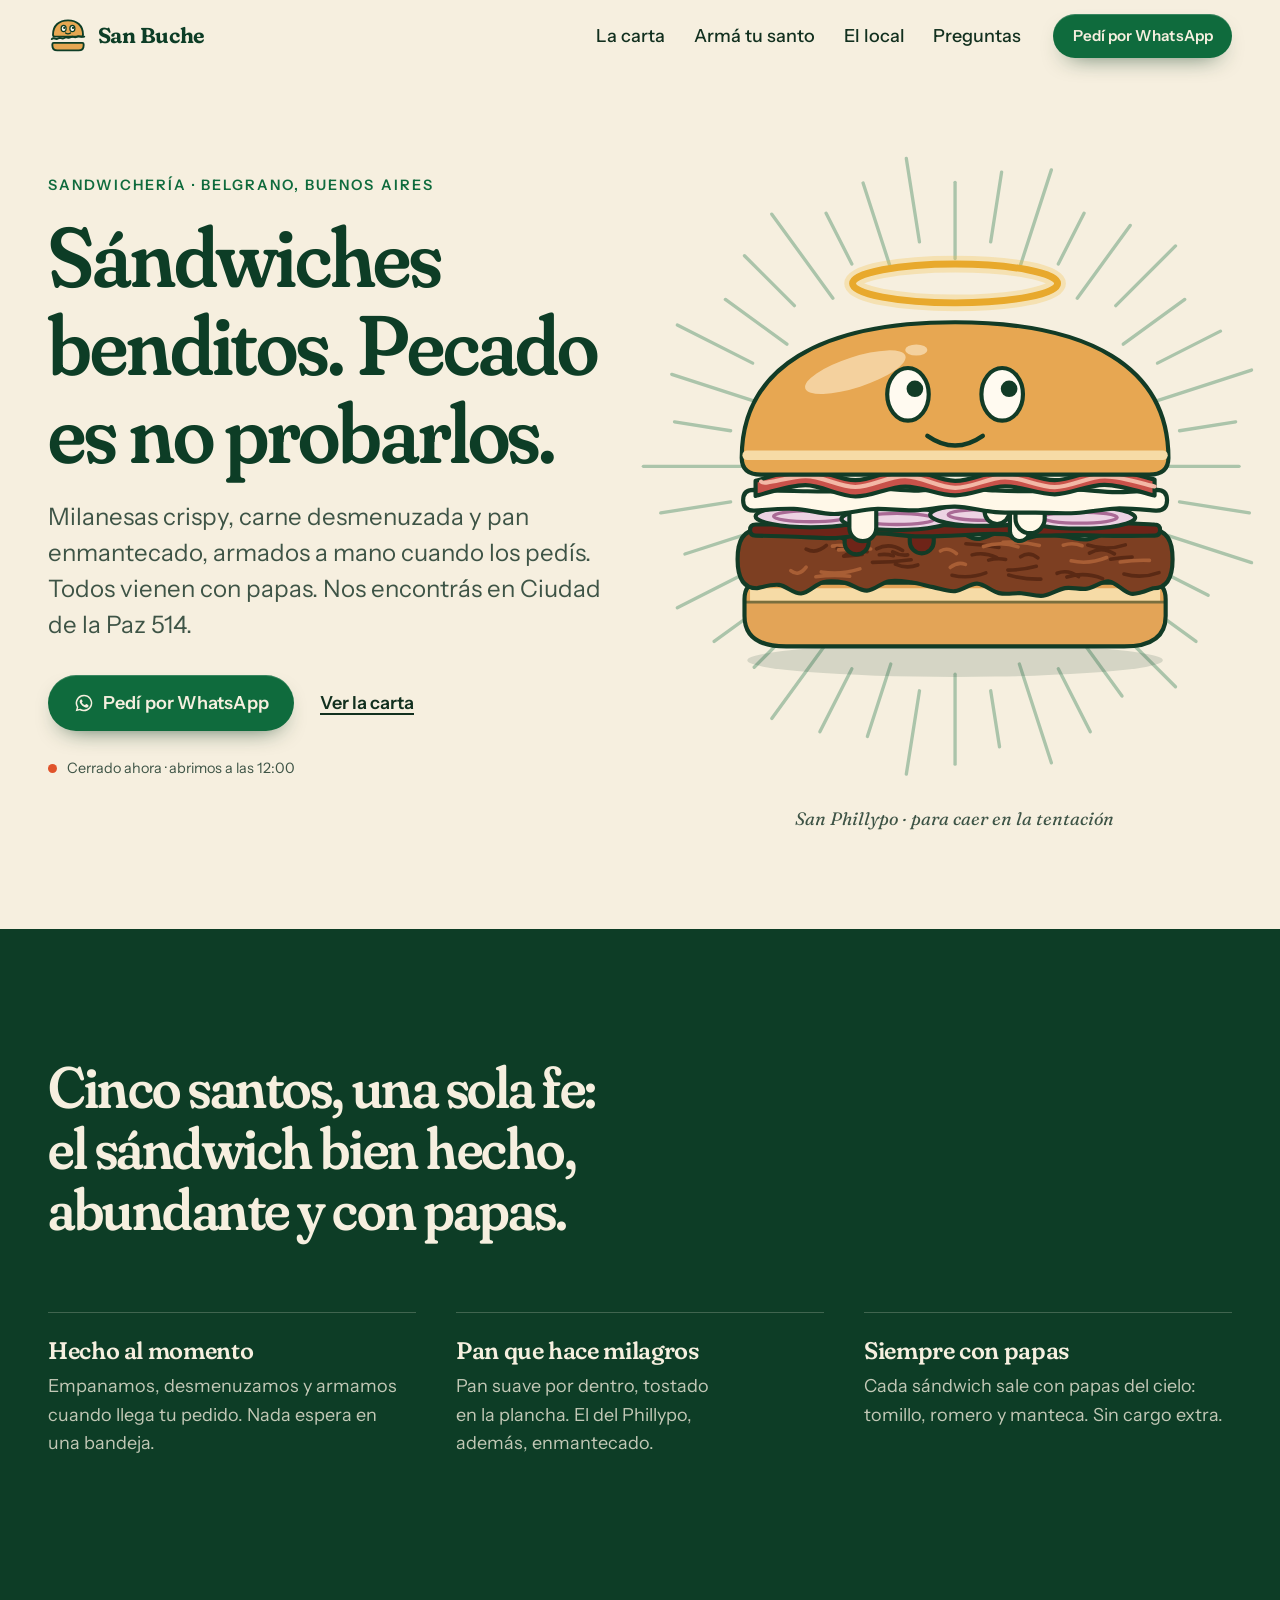
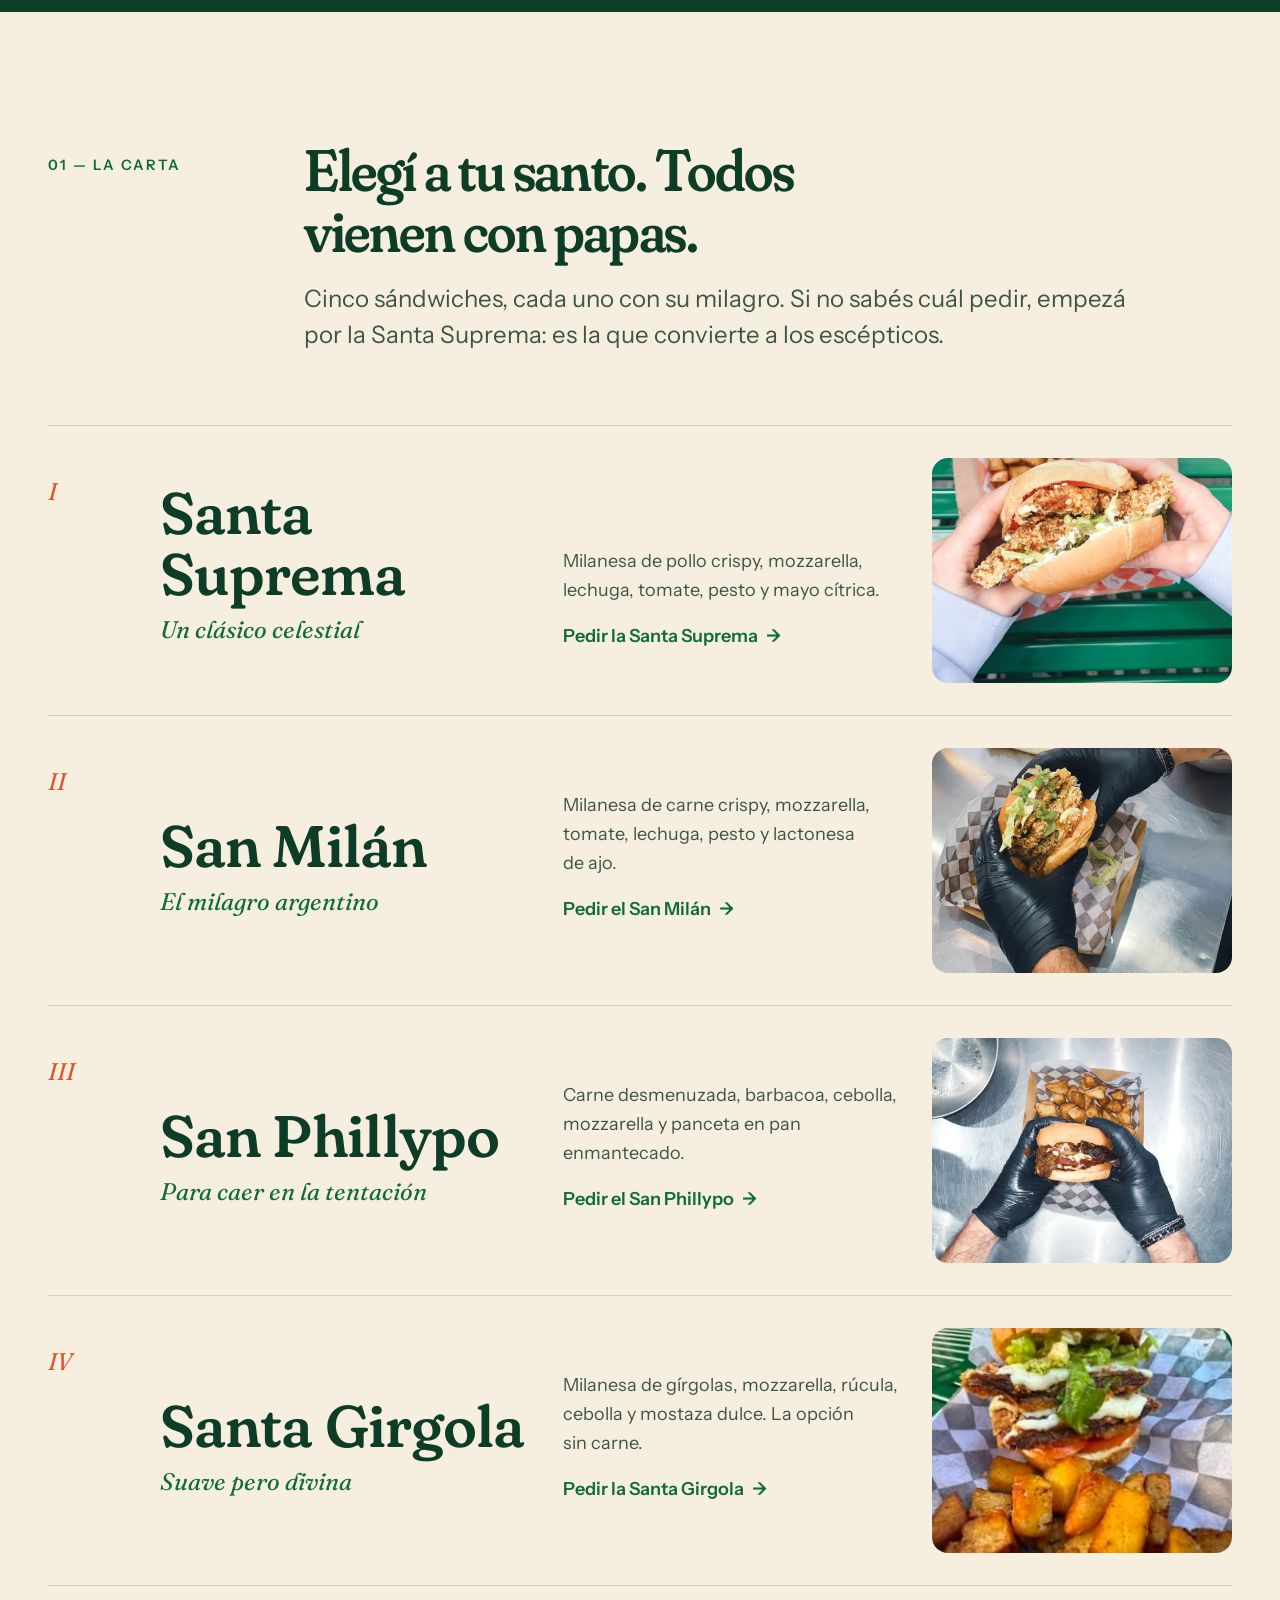
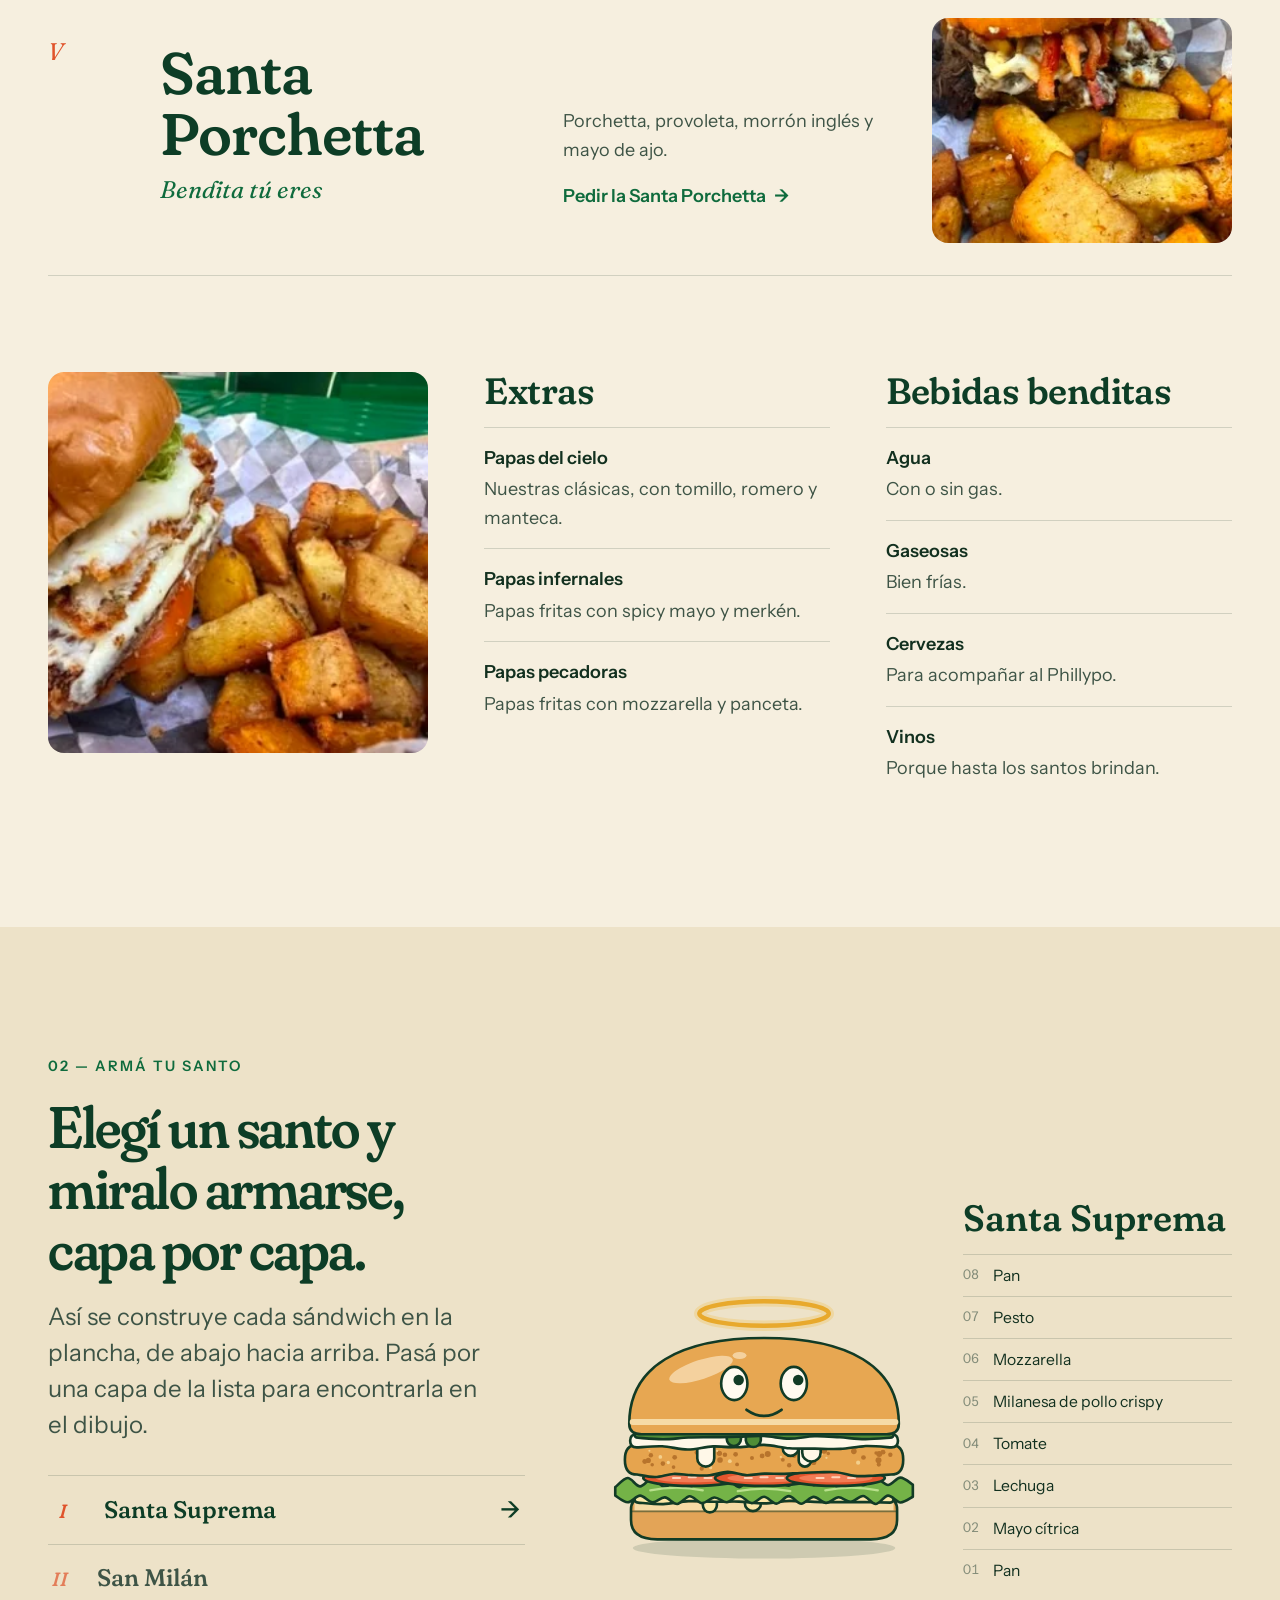
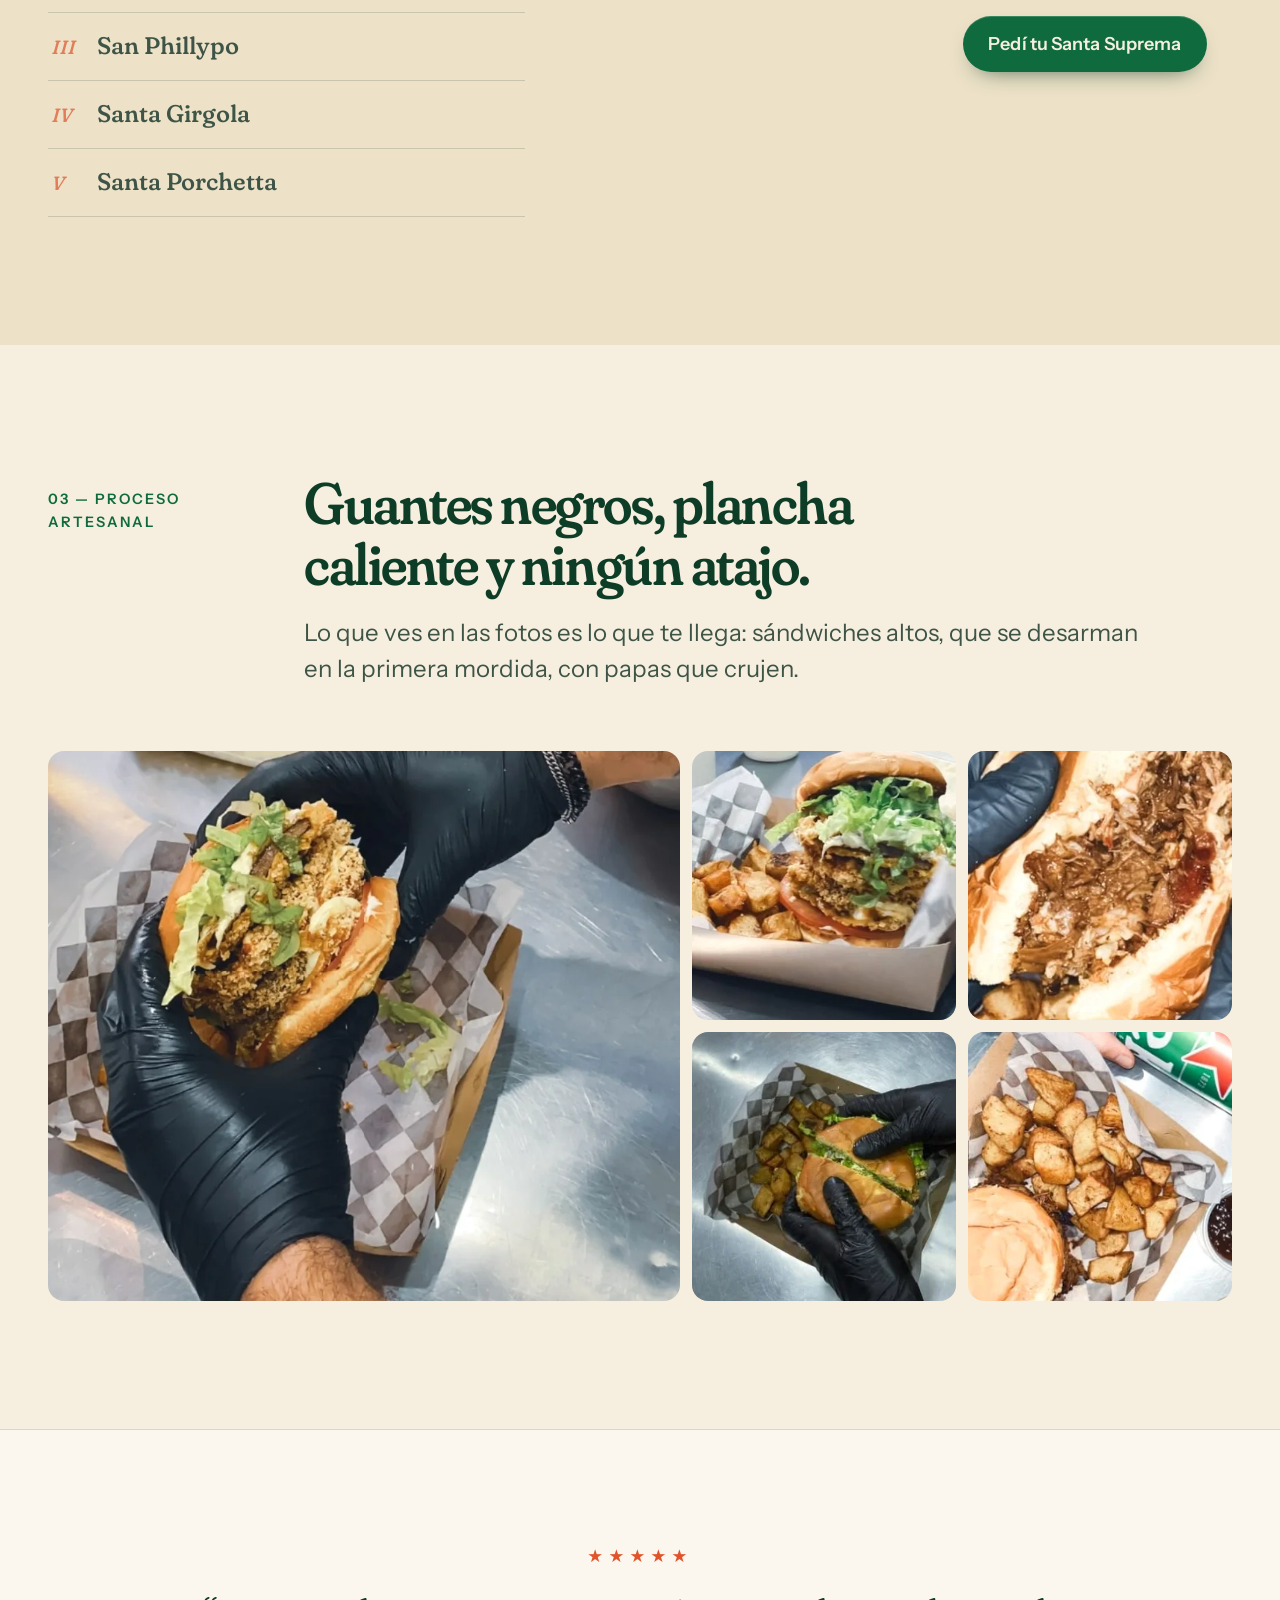
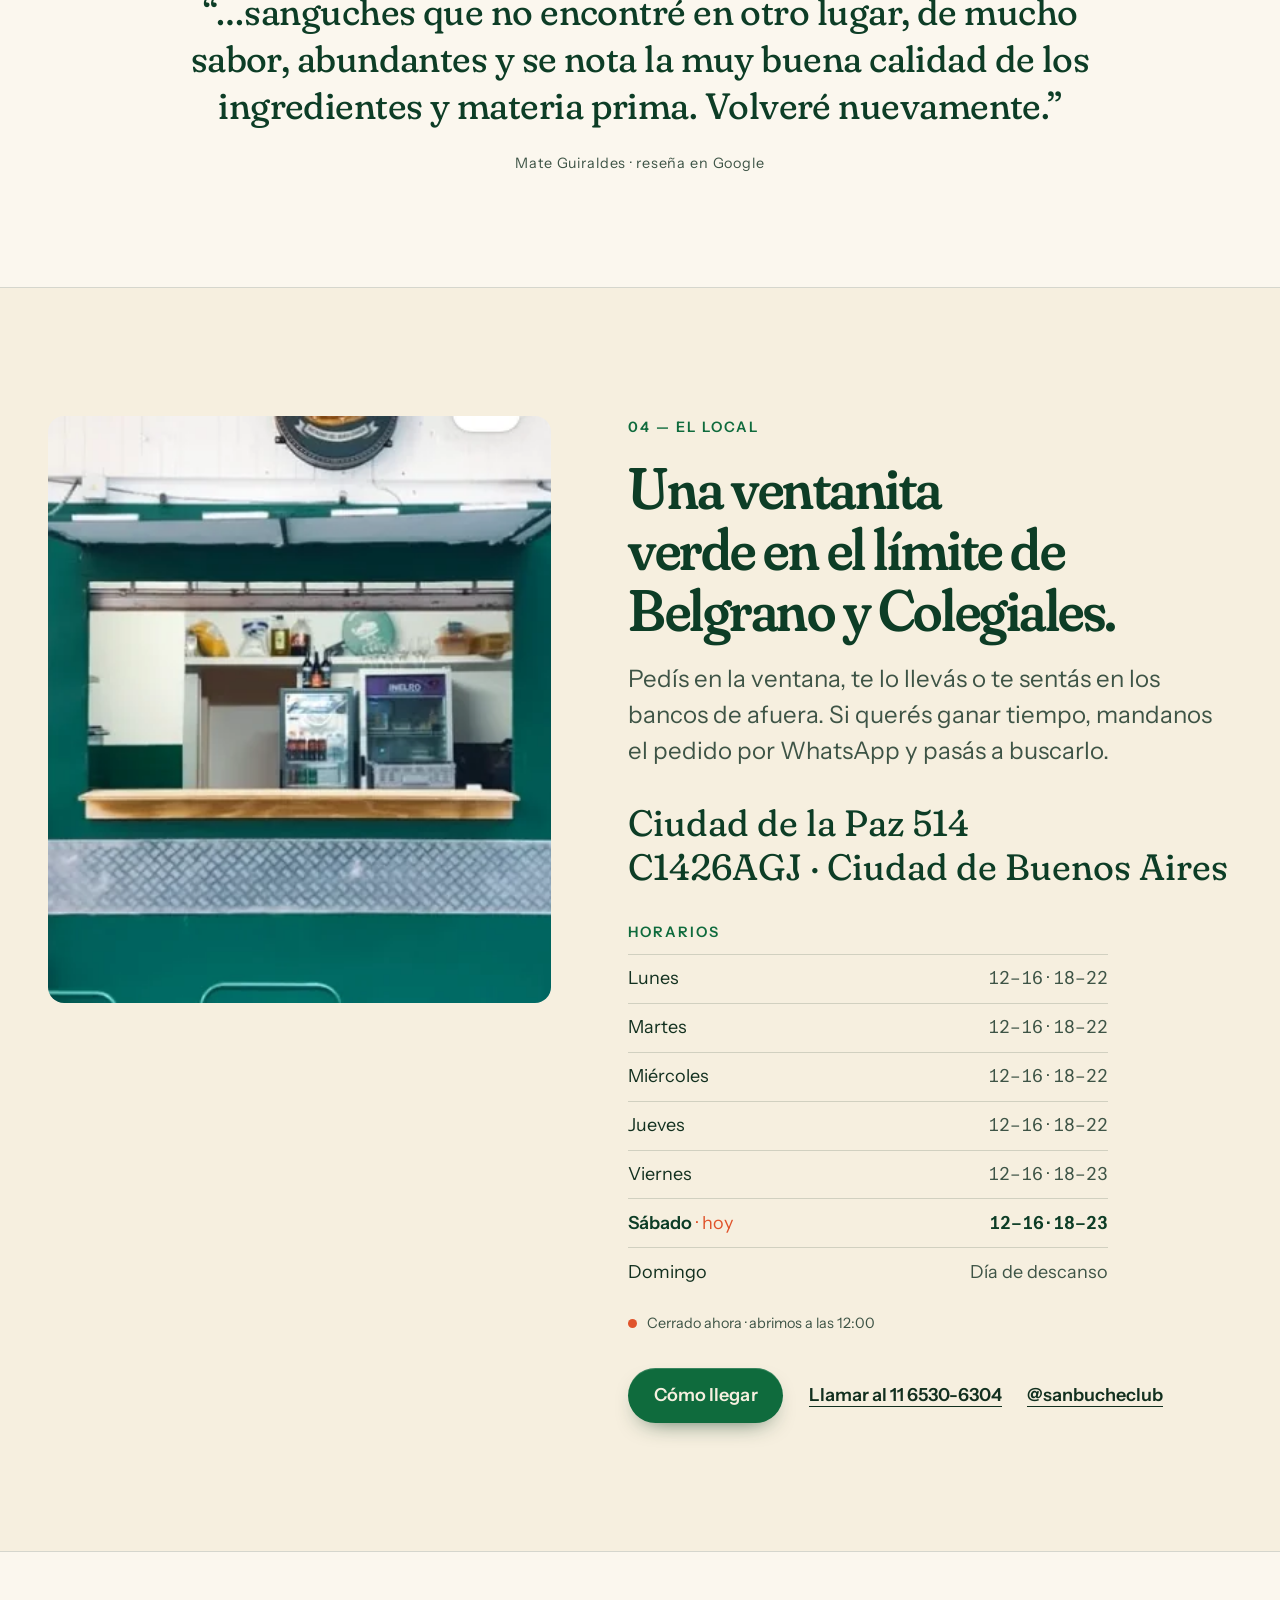
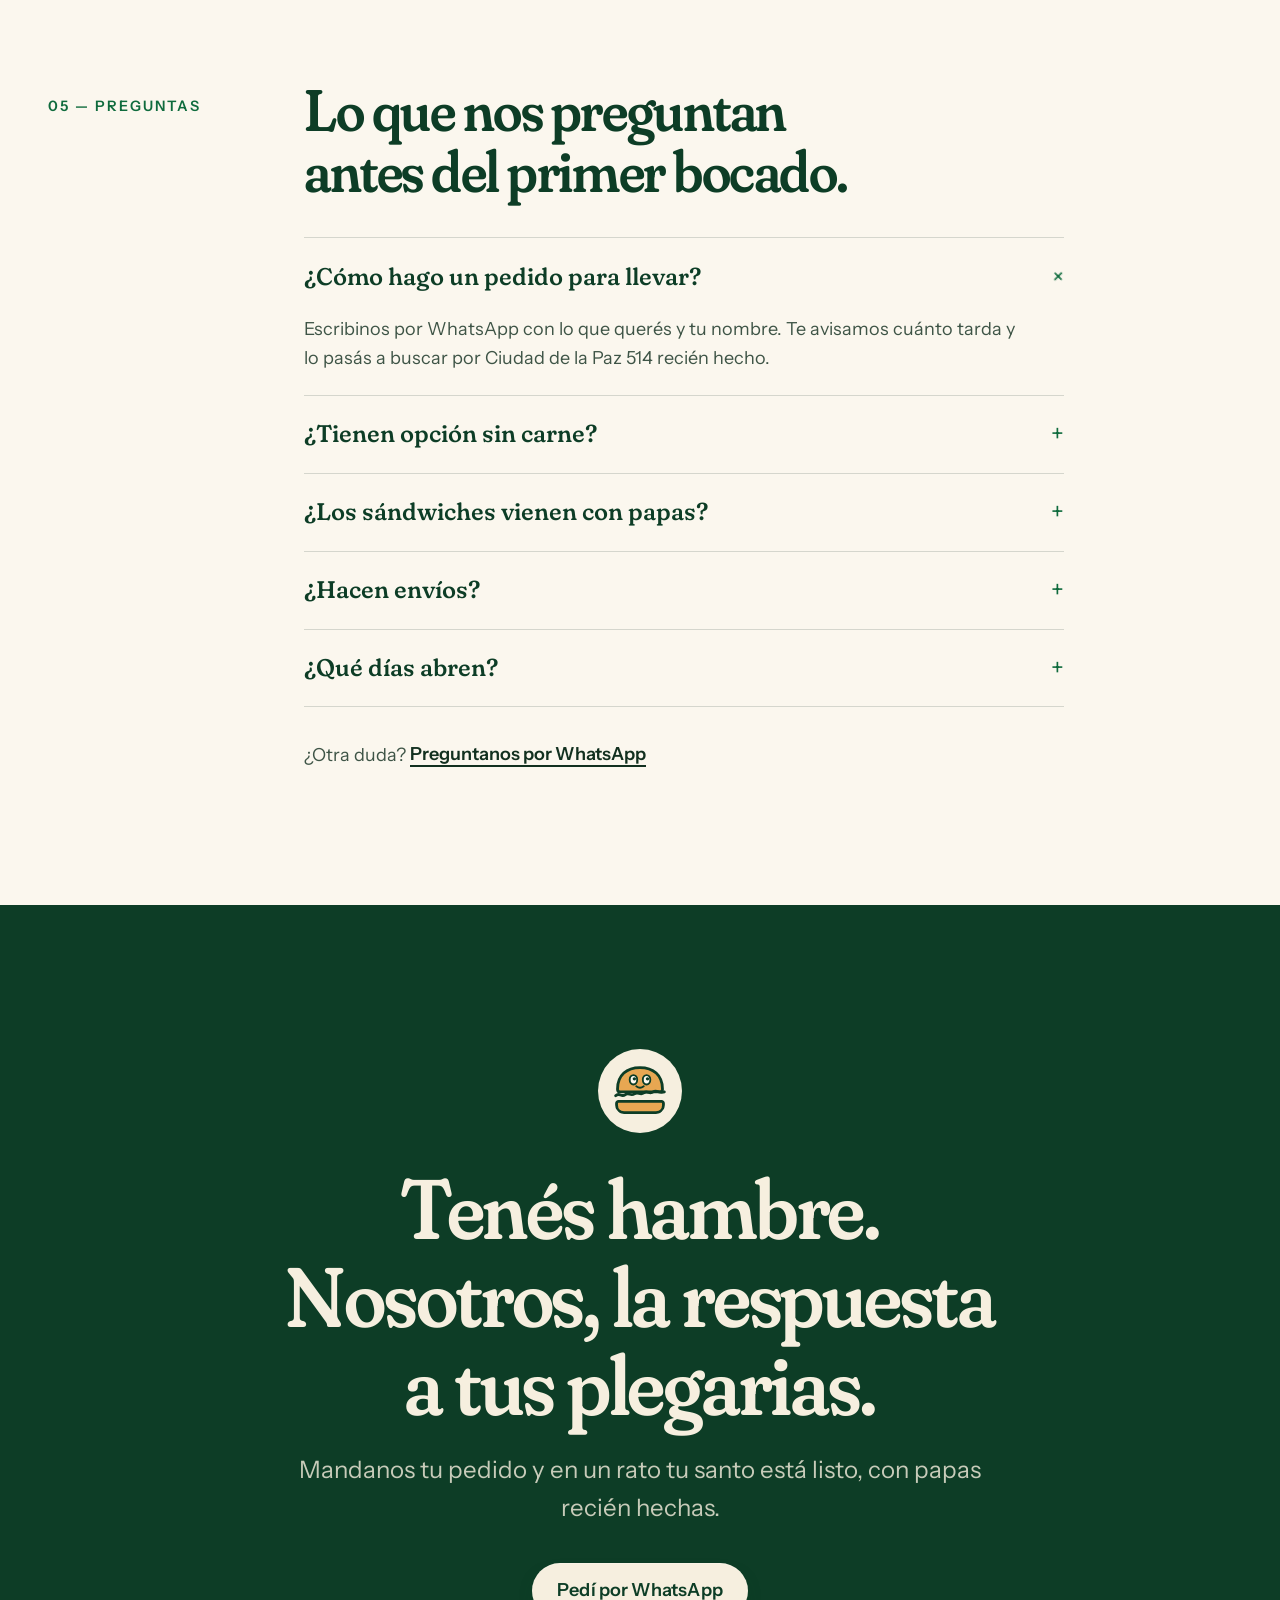
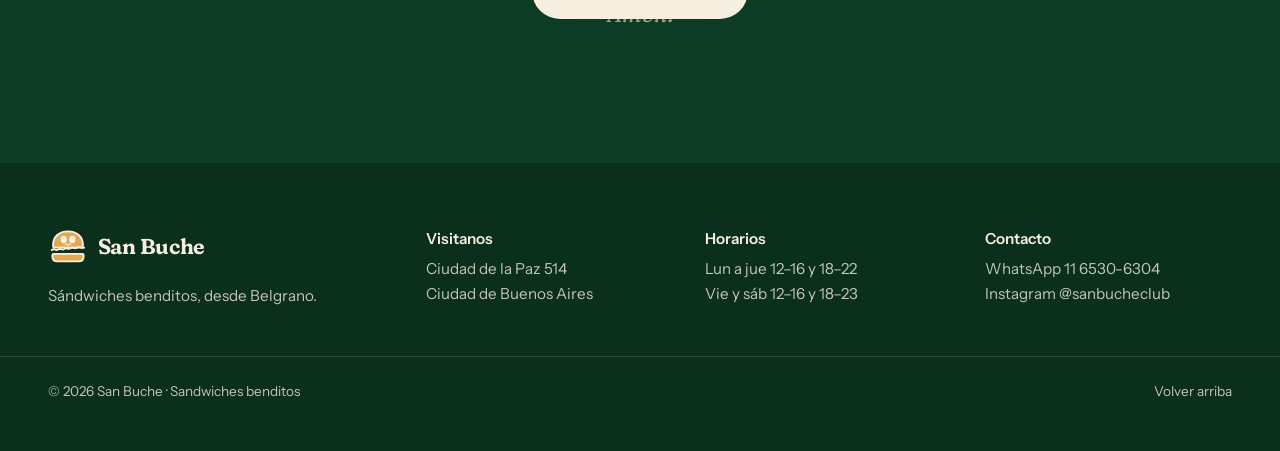
<file: sanbuche/index.html>
<!doctype html>
<html lang="es-AR">
<head>
  <meta charset="utf-8">
  <meta name="viewport" content="width=device-width, initial-scale=1, viewport-fit=cover">
  <title>San Buche · Sándwiches benditos en Belgrano</title>
  <meta name="description" content="Sandwichería en Ciudad de la Paz 514, Belgrano. Milanesas crispy, carne desmenuzada y pan enmantecado, todos con papas. Pedí por WhatsApp.">
  <link rel="canonical" href="https://__DOMINIO__/">
  <meta name="theme-color" content="#0d3d26">

  <meta property="og:type" content="restaurant">
  <meta property="og:locale" content="es_AR">
  <meta property="og:site_name" content="San Buche">
  <meta property="og:title" content="San Buche · Sándwiches benditos en Belgrano">
  <meta property="og:description" content="Cinco santos con papas, armados a mano en Ciudad de la Paz 514. Pecado es no probarlos.">
  <meta property="og:url" content="https://__DOMINIO__/">
  <meta property="og:image" content="https://__DOMINIO__/assets/img/og.jpg">
  <meta property="og:image:width" content="1200">
  <meta property="og:image:height" content="630">
  <meta name="twitter:card" content="summary_large_image">
  <meta name="twitter:title" content="San Buche · Sándwiches benditos en Belgrano">
  <meta name="twitter:description" content="Cinco santos con papas, armados a mano en Ciudad de la Paz 514.">
  <meta name="twitter:image" content="https://__DOMINIO__/assets/img/og.jpg">

  <link rel="icon" href="assets/favicon.svg" type="image/svg+xml">
  <link rel="apple-touch-icon" href="assets/apple-touch-icon.png">

  <link rel="preconnect" href="https://fonts.googleapis.com">
  <link rel="preconnect" href="https://fonts.gstatic.com" crossorigin>
  <link rel="stylesheet" href="https://fonts.googleapis.com/css2?family=Fraunces:opsz,wght,SOFT@9..144,400..700,100&family=Instrument+Sans:wght@400;500;600&display=swap">
  <link rel="stylesheet" href="styles.css?v=20261026">
  <script>document.documentElement.classList.add("js");</script>

  <script type="application/ld+json">
  {
    "@context": "https://schema.org",
    "@type": "Restaurant",
    "name": "San Buche",
    "alternateName": "Sanbuche",
    "description": "Sandwichería de sándwiches benditos con papas en Belgrano.",
    "url": "https://__DOMINIO__/",
    "image": "https://__DOMINIO__/assets/img/og.jpg",
    "telephone": "+54 9 11 6530-6304",
    "servesCuisine": ["Sándwiches", "Argentina"],
    "priceRange": "$$",
    "address": {
      "@type": "PostalAddress",
      "streetAddress": "Ciudad de la Paz 514",
      "postalCode": "C1426AGJ",
      "addressLocality": "Ciudad Autónoma de Buenos Aires",
      "addressRegion": "CABA",
      "addressCountry": "AR"
    },
    "openingHoursSpecification": [
      { "@type": "OpeningHoursSpecification", "dayOfWeek": ["Monday","Tuesday","Wednesday","Thursday"], "opens": "12:00", "closes": "16:00" },
      { "@type": "OpeningHoursSpecification", "dayOfWeek": ["Monday","Tuesday","Wednesday","Thursday"], "opens": "18:00", "closes": "22:00" },
      { "@type": "OpeningHoursSpecification", "dayOfWeek": ["Friday","Saturday"], "opens": "12:00", "closes": "16:00" },
      { "@type": "OpeningHoursSpecification", "dayOfWeek": ["Friday","Saturday"], "opens": "18:00", "closes": "23:00" }
    ],
    "sameAs": ["https://www.instagram.com/sanbucheclub/"],
    "hasMenu": "https://__DOMINIO__/#carta"
  }
  </script>
</head>
<body>
  <a class="skip-link" href="#main">Saltar al contenido</a>

  <svg width="0" height="0" style="position:absolute" aria-hidden="true">
    <symbol id="mark" viewBox="0 0 64 64">
      <path d="M8 30C8 15 18 7 32 7s24 8 24 23c0 2-1 3-3 3H11c-2 0-3-1-3-3Z" fill="#e7a752" stroke="currentColor" stroke-width="3" stroke-linejoin="round"/>
      <path d="M6 37c4-4 6 2 10-1s6 2 10-1 6 2 10-1 6 2 10-1 6 2 12 0" fill="none" stroke="currentColor" stroke-width="3" stroke-linecap="round"/>
      <path d="M9 43h46c1 0 2 1 2 2v2c0 5-3 8-8 8H15c-5 0-8-3-8-8v-2c0-1 1-2 2-2Z" fill="#e7a752" stroke="currentColor" stroke-width="3" stroke-linejoin="round"/>
      <ellipse cx="25" cy="20" rx="4" ry="5" fill="#fffaf0" stroke="currentColor" stroke-width="2"/>
      <ellipse cx="39" cy="20" rx="4" ry="5" fill="#fffaf0" stroke="currentColor" stroke-width="2"/>
      <circle cx="26" cy="19" r="1.8" fill="currentColor"/>
      <circle cx="40" cy="19" r="1.8" fill="currentColor"/>
      <path d="M28 27q4 3 8 0" fill="none" stroke="currentColor" stroke-width="2" stroke-linecap="round"/>
    </symbol>
  </svg>

  <header class="nav">
    <div class="nav-inner">
      <a class="brand" href="#top" aria-label="San Buche, inicio">
        <svg class="brand-mark" aria-hidden="true"><use href="#mark"/></svg>
        <span class="brand-name">San Buche</span>
      </a>
      <nav id="menu" class="nav-links" aria-label="Principal">
        <a href="#carta">La carta</a>
        <a href="#altar">Armá tu santo</a>
        <a href="#local">El local</a>
        <a href="#preguntas">Preguntas</a>
        <a class="nav-menu-cta" href="https://wa.me/5491165306304?text=%C2%A1Hola%20San%20Buche!%20Quiero%20hacer%20un%20pedido%20%F0%9F%99%8F">Pedí por WhatsApp</a>
      </nav>
      <a class="btn btn-sm nav-cta" href="https://wa.me/5491165306304?text=%C2%A1Hola%20San%20Buche!%20Quiero%20hacer%20un%20pedido%20%F0%9F%99%8F">Pedí por WhatsApp</a>
      <button class="nav-toggle" type="button" aria-expanded="false" aria-controls="menu" aria-label="Abrir menú">
        <span></span><span></span>
      </button>
    </div>
  </header>

  <main id="main">

    <!-- HERO -->
    <section class="hero" id="top">
      <div class="wrap hero-grid">
        <div class="hero-copy">
          <p class="eyebrow">Sandwichería · Belgrano, Buenos Aires</p>
          <h1 class="hero-title">Sándwiches benditos. Pecado es no probarlos.</h1>
          <p class="hero-lead">Milanesas crispy, carne desmenuzada y pan enmantecado, armados a mano cuando los pedís. Todos vienen con papas. Nos encontrás en Ciudad de la Paz 514.</p>
          <div class="hero-ctas">
            <a class="btn" href="https://wa.me/5491165306304?text=%C2%A1Hola%20San%20Buche!%20Quiero%20hacer%20un%20pedido%20%F0%9F%99%8F">
              <svg class="btn-ico" viewBox="0 0 24 24" aria-hidden="true"><path fill="currentColor" d="M12 2a10 10 0 0 0-8.6 15.1L2 22l5-1.3A10 10 0 1 0 12 2Zm0 18.2a8.2 8.2 0 0 1-4.2-1.2l-.3-.2-3 .8.8-2.9-.2-.3A8.2 8.2 0 1 1 12 20.2Zm4.5-6.1c-.2-.1-1.5-.7-1.7-.8-.2-.1-.4-.1-.6.1l-.8 1c-.1.2-.3.2-.5.1a6.7 6.7 0 0 1-3.3-2.9c-.3-.4.2-.4.7-1.3.1-.2 0-.3 0-.4l-.8-1.8c-.2-.5-.4-.4-.6-.4h-.5a1 1 0 0 0-.7.3 3 3 0 0 0-.9 2.2 5.2 5.2 0 0 0 1.1 2.7 11.8 11.8 0 0 0 4.5 4c1.7.7 2.3.8 3.2.6.5-.1 1.5-.6 1.7-1.2.2-.6.2-1.1.2-1.2-.1-.1-.3-.2-.5-.3Z"/></svg>
              Pedí por WhatsApp
            </a>
            <a class="link-line" href="#carta">Ver la carta</a>
          </div>
          <p class="hero-status"><span class="dot" aria-hidden="true"></span><span data-open-status>Lun a jue 12–16 y 18–22 · Vie y sáb hasta las 23</span></p>
        </div>

        <div class="hero-art">
          <div class="stage hero-stage" data-hero-stage data-santo="san-phillypo">
            <img class="stage-fallback" src="assets/img/phillypo.webp" alt="San Phillypo con papas, sostenido con guantes negros" width="1080" height="800" fetchpriority="high">
          </div>
          <p class="hero-caption">San Phillypo · para caer en la tentación</p>
        </div>
      </div>
    </section>

    <!-- MANIFIESTO -->
    <section class="creed" aria-labelledby="creed-title">
      <div class="wrap">
        <h2 id="creed-title" class="creed-title" data-reveal>Cinco santos, una sola fe: el sándwich bien hecho, abundante y con papas.</h2>
        <div class="creed-cols">
          <div data-reveal>
            <h3>Hecho al momento</h3>
            <p>Empanamos, desmenuzamos y armamos cuando llega tu pedido. Nada espera en una bandeja.</p>
          </div>
          <div data-reveal>
            <h3>Pan que hace milagros</h3>
            <p>Pan suave por dentro, tostado en la plancha. El del Phillypo, además, enmantecado.</p>
          </div>
          <div data-reveal>
            <h3>Siempre con papas</h3>
            <p>Cada sándwich sale con papas del cielo: tomillo, romero y manteca. Sin cargo extra.</p>
          </div>
        </div>
      </div>
    </section>

    <!-- CARTA -->
    <section class="carta" id="carta" aria-labelledby="carta-title">
      <div class="wrap">
        <div class="sec-head">
          <p class="label">01 — La carta</p>
          <div>
            <h2 id="carta-title" data-reveal>Elegí a tu santo. Todos vienen con papas.</h2>
            <p class="sec-lead" data-reveal>Cinco sándwiches, cada uno con su milagro. Si no sabés cuál pedir, empezá por la Santa Suprema: es la que convierte a los escépticos.</p>
          </div>
        </div>

        <ol class="santos">
          <li class="santo" id="santa-suprema" data-reveal>
            <span class="santo-n" aria-hidden="true">I</span>
            <div class="santo-body">
              <h3>Santa Suprema</h3>
              <p class="santo-lema">Un clásico celestial</p>
              <p class="santo-ing">Milanesa de pollo crispy, mozzarella, lechuga, tomate, pesto y mayo cítrica.</p>
              <a class="link-arrow" href="https://wa.me/5491165306304?text=%C2%A1Hola!%20Quiero%20pedir%20una%20Santa%20Suprema%20con%20papas">Pedir la Santa Suprema</a>
            </div>
            <figure class="santo-foto"><img src="assets/img/suprema.webp" alt="Santa Suprema: milanesa de pollo crispy con lechuga y tomate" width="1080" height="800" loading="lazy" decoding="async"></figure>
          </li>
          <li class="santo" id="san-milan" data-reveal>
            <span class="santo-n" aria-hidden="true">II</span>
            <div class="santo-body">
              <h3>San Milán</h3>
              <p class="santo-lema">El milagro argentino</p>
              <p class="santo-ing">Milanesa de carne crispy, mozzarella, tomate, lechuga, pesto y lactonesa de ajo.</p>
              <a class="link-arrow" href="https://wa.me/5491165306304?text=%C2%A1Hola!%20Quiero%20pedir%20un%20San%20Mil%C3%A1n%20con%20papas">Pedir el San Milán</a>
            </div>
            <figure class="santo-foto"><img src="assets/img/milan.webp" alt="San Milán: milanesa de carne crispy con lechuga, sostenido con guantes negros" width="1080" height="800" loading="lazy" decoding="async"></figure>
          </li>
          <li class="santo" id="san-phillypo" data-reveal>
            <span class="santo-n" aria-hidden="true">III</span>
            <div class="santo-body">
              <h3>San Phillypo</h3>
              <p class="santo-lema">Para caer en la tentación</p>
              <p class="santo-ing">Carne desmenuzada, barbacoa, cebolla, mozzarella y panceta en pan enmantecado.</p>
              <a class="link-arrow" href="https://wa.me/5491165306304?text=%C2%A1Hola!%20Quiero%20pedir%20un%20San%20Phillypo%20con%20papas">Pedir el San Phillypo</a>
            </div>
            <figure class="santo-foto"><img src="assets/img/phillypo.webp" alt="San Phillypo: carne desmenuzada con barbacoa sobre papas" width="1080" height="800" loading="lazy" decoding="async"></figure>
          </li>
          <li class="santo" id="santa-girgola" data-reveal>
            <span class="santo-n" aria-hidden="true">IV</span>
            <div class="santo-body">
              <h3>Santa Girgola</h3>
              <p class="santo-lema">Suave pero divina</p>
              <p class="santo-ing">Milanesa de gírgolas, mozzarella, rúcula, cebolla y mostaza dulce. La opción sin carne.</p>
              <a class="link-arrow" href="https://wa.me/5491165306304?text=%C2%A1Hola!%20Quiero%20pedir%20una%20Santa%20Girgola%20con%20papas">Pedir la Santa Girgola</a>
            </div>
            <figure class="santo-foto"><img src="assets/img/girgola.webp" alt="Sándwich de doble milanesa con hojas verdes sobre papas" width="294" height="292" loading="lazy" decoding="async"></figure>
          </li>
          <li class="santo" id="santa-porchetta" data-reveal>
            <span class="santo-n" aria-hidden="true">V</span>
            <div class="santo-body">
              <h3>Santa Porchetta</h3>
              <p class="santo-lema">Bendita tú eres</p>
              <p class="santo-ing">Porchetta, provoleta, morrón inglés y mayo de ajo.</p>
              <a class="link-arrow" href="https://wa.me/5491165306304?text=%C2%A1Hola!%20Quiero%20pedir%20una%20Santa%20Porchetta%20con%20papas">Pedir la Santa Porchetta</a>
            </div>
            <figure class="santo-foto"><img src="assets/img/porchetta.webp" alt="Santa Porchetta con morrón y queso derretido sobre papas" width="293" height="292" loading="lazy" decoding="async"></figure>
          </li>
        </ol>

        <div class="sides">
          <figure class="sides-foto" data-reveal><img src="assets/img/papas.webp" alt="Papas del cielo doradas en su canasta" width="294" height="292" loading="lazy" decoding="async"></figure>
          <div class="sides-list" data-reveal>
            <h3>Extras</h3>
            <dl>
              <div><dt>Papas del cielo</dt><dd>Nuestras clásicas, con tomillo, romero y manteca.</dd></div>
              <div><dt>Papas infernales</dt><dd>Papas fritas con spicy mayo y merkén.</dd></div>
              <div><dt>Papas pecadoras</dt><dd>Papas fritas con mozzarella y panceta.</dd></div>
            </dl>
          </div>
          <div class="sides-list" data-reveal>
            <h3>Bebidas benditas</h3>
            <dl>
              <div><dt>Agua</dt><dd>Con o sin gas.</dd></div>
              <div><dt>Gaseosas</dt><dd>Bien frías.</dd></div>
              <div><dt>Cervezas</dt><dd>Para acompañar al Phillypo.</dd></div>
              <div><dt>Vinos</dt><dd>Porque hasta los santos brindan.</dd></div>
            </dl>
          </div>
        </div>
      </div>
    </section>

    <!-- ALTAR: momento firma -->
    <section class="altar" id="altar" aria-labelledby="altar-heading" data-altar>
      <div class="wrap altar-grid">
        <div class="altar-copy">
          <p class="label">02 — Armá tu santo</p>
          <h2 id="altar-heading">Elegí un santo y miralo armarse, capa por capa.</h2>
          <p class="sec-lead">Así se construye cada sándwich en la plancha, de abajo hacia arriba. Pasá por una capa de la lista para encontrarla en el dibujo.</p>
          <div class="altar-pick" role="group" aria-label="Elegí un sándwich">
            <button type="button" data-santo="santa-suprema" aria-pressed="false"><span>I</span>Santa Suprema</button>
            <button type="button" data-santo="san-milan" aria-pressed="false"><span>II</span>San Milán</button>
            <button type="button" data-santo="san-phillypo" aria-pressed="false"><span>III</span>San Phillypo</button>
            <button type="button" data-santo="santa-girgola" aria-pressed="false"><span>IV</span>Santa Girgola</button>
            <button type="button" data-santo="santa-porchetta" aria-pressed="false"><span>V</span>Santa Porchetta</button>
          </div>
        </div>
        <div class="altar-show">
          <div class="stage altar-stage" data-altar-stage aria-live="polite">
            <img class="stage-fallback" src="assets/img/suprema.webp" alt="Santa Suprema con papas" width="1080" height="800" loading="lazy" decoding="async">
          </div>
          <div class="altar-side">
            <p class="altar-name" data-altar-title>Santa Suprema</p>
            <ol class="altar-legend" data-altar-legend>
              <li><span class="altar-n">08</span>Pan</li>
              <li><span class="altar-n">07</span>Pesto</li>
              <li><span class="altar-n">06</span>Mozzarella</li>
              <li><span class="altar-n">05</span>Milanesa de pollo crispy</li>
              <li><span class="altar-n">04</span>Tomate</li>
              <li><span class="altar-n">03</span>Lechuga</li>
              <li><span class="altar-n">02</span>Mayo cítrica</li>
              <li><span class="altar-n">01</span>Pan</li>
            </ol>
            <a class="btn" data-altar-order href="https://wa.me/5491165306304?text=%C2%A1Hola!%20Quiero%20pedir%20una%20Santa%20Suprema%20con%20papas">Pedí tu Santa Suprema</a>
          </div>
        </div>
      </div>
    </section>

    <!-- PROCESO -->
    <section class="proceso" aria-labelledby="proceso-title">
      <div class="wrap">
        <div class="sec-head">
          <p class="label">03 — Proceso artesanal</p>
          <div>
            <h2 id="proceso-title" data-reveal>Guantes negros, plancha caliente y ningún atajo.</h2>
            <p class="sec-lead" data-reveal>Lo que ves en las fotos es lo que te llega: sándwiches altos, que se desarman en la primera mordida, con papas que crujen.</p>
          </div>
        </div>
        <div class="mosaic">
          <figure class="m-a" data-reveal><img src="assets/img/milan.webp" alt="Armado de un San Milán sobre la mesada de acero" width="1080" height="800" loading="lazy" decoding="async"></figure>
          <figure class="m-b" data-reveal><img src="assets/img/stack.webp" alt="Sándwich alto con lechuga, milanesa y tomate junto a papas" width="351" height="380" loading="lazy" decoding="async"></figure>
          <figure class="m-c" data-reveal><img src="assets/img/pulled.webp" alt="Pan abierto con carne desmenuzada y barbacoa" width="340" height="362" loading="lazy" decoding="async"></figure>
          <figure class="m-d" data-reveal><img src="assets/img/manos.webp" alt="Manos con guantes cerrando un sándwich junto a las papas" width="330" height="400" loading="lazy" decoding="async"></figure>
          <figure class="m-e" data-reveal><img src="assets/img/birra.webp" alt="Papas y sándwich con una cerveza bien fría" width="300" height="472" loading="lazy" decoding="async"></figure>
        </div>
      </div>
    </section>

    <!-- RESEÑA -->
    <section class="review" aria-label="Lo que dicen de nosotros">
      <div class="wrap">
        <figure class="review-fig" data-reveal>
          <p class="stars" aria-label="5 de 5 estrellas">★★★★★</p>
          <blockquote>
            <p>“…sanguches que no encontré en otro lugar, de mucho sabor, abundantes y se nota la muy buena calidad de los ingredientes y materia prima. Volveré nuevamente.”</p>
          </blockquote>
          <figcaption>Mate Guiraldes · reseña en Google</figcaption>
        </figure>
      </div>
    </section>

    <!-- LOCAL -->
    <section class="local" id="local" aria-labelledby="local-title">
      <div class="wrap local-grid">
        <figure class="local-foto" data-reveal>
          <img src="assets/img/local.webp" alt="La ventana verde de San Buche, con la cocina a la vista" width="354" height="412" loading="lazy" decoding="async">
        </figure>
        <div class="local-copy">
          <p class="label">04 — El local</p>
          <h2 id="local-title" data-reveal>Una ventanita verde en el límite de Belgrano y Colegiales.</h2>
          <p class="sec-lead" data-reveal>Pedís en la ventana, te lo llevás o te sentás en los bancos de afuera. Si querés ganar tiempo, mandanos el pedido por WhatsApp y pasás a buscarlo.</p>

          <address class="local-addr" data-reveal>
            Ciudad de la Paz 514<br>C1426AGJ · Ciudad de Buenos Aires
          </address>

          <table class="hours" data-reveal>
            <caption>Horarios</caption>
            <tbody>
              <tr data-day="1"><th scope="row">Lunes</th><td>12–16 · 18–22</td></tr>
              <tr data-day="2"><th scope="row">Martes</th><td>12–16 · 18–22</td></tr>
              <tr data-day="3"><th scope="row">Miércoles</th><td>12–16 · 18–22</td></tr>
              <tr data-day="4"><th scope="row">Jueves</th><td>12–16 · 18–22</td></tr>
              <tr data-day="5"><th scope="row">Viernes</th><td>12–16 · 18–23</td></tr>
              <tr data-day="6"><th scope="row">Sábado</th><td>12–16 · 18–23</td></tr>
              <tr data-day="0"><th scope="row">Domingo</th><td>Día de descanso</td></tr>
            </tbody>
          </table>
          <p class="hero-status local-status"><span class="dot" aria-hidden="true"></span><span data-open-status>Consultá si estamos abiertos por WhatsApp</span></p>

          <div class="local-ctas" data-reveal>
            <a class="btn" href="https://www.google.com/maps/search/?api=1&amp;query=Ciudad+de+la+Paz+514,+C1426AGJ,+Buenos+Aires" target="_blank" rel="noopener">Cómo llegar</a>
            <a class="link-line" href="tel:+5491165306304">Llamar al 11 6530-6304</a>
            <a class="link-line" href="https://www.instagram.com/sanbucheclub/" target="_blank" rel="noopener">@sanbucheclub</a>
          </div>
        </div>
      </div>
    </section>

    <!-- FAQ -->
    <section class="faq" id="preguntas" aria-labelledby="faq-title">
      <div class="wrap sec-head">
        <p class="label">05 — Preguntas</p>
        <div>
          <h2 id="faq-title" data-reveal>Lo que nos preguntan antes del primer bocado.</h2>
          <div class="faq-list">
            <details open>
              <summary>¿Cómo hago un pedido para llevar?</summary>
              <p>Escribinos por WhatsApp con lo que querés y tu nombre. Te avisamos cuánto tarda y lo pasás a buscar por Ciudad de la Paz 514 recién hecho.</p>
            </details>
            <details>
              <summary>¿Tienen opción sin carne?</summary>
              <p>Sí: la Santa Girgola lleva milanesa de gírgolas, mozzarella, rúcula, cebolla y mostaza dulce. Suave, pero divina.</p>
            </details>
            <details>
              <summary>¿Los sándwiches vienen con papas?</summary>
              <p>Todos. Cada santo sale con papas del cielo. Si querés pecar un poco más, pedí las infernales o las pecadoras como extra.</p>
            </details>
            <details>
              <summary>¿Hacen envíos?</summary>
              <p>Consultanos por WhatsApp según tu zona y el horario. Si estás cerca, lo más rápido es pasar a retirar.</p>
            </details>
            <details>
              <summary>¿Qué días abren?</summary>
              <p>De lunes a jueves de 12 a 16 y de 18 a 22. Viernes y sábados de 12 a 16 y de 18 a 23. Los domingos descansamos.</p>
            </details>
          </div>
          <p class="faq-more">¿Otra duda? <a class="link-line" href="https://wa.me/5491165306304?text=%C2%A1Hola%20San%20Buche!%20Tengo%20una%20consulta">Preguntanos por WhatsApp</a></p>
        </div>
      </div>
    </section>

    <!-- CTA FINAL -->
    <section class="finale" aria-labelledby="finale-title">
      <div class="wrap finale-inner">
        <svg class="finale-mark" aria-hidden="true"><use href="#mark"/></svg>
        <h2 id="finale-title" data-reveal>Tenés hambre. Nosotros, la respuesta a tus plegarias.</h2>
        <p data-reveal>Mandanos tu pedido y en un rato tu santo está listo, con papas recién hechas.</p>
        <a class="btn btn-light" data-reveal href="https://wa.me/5491165306304?text=%C2%A1Hola%20San%20Buche!%20Quiero%20hacer%20un%20pedido%20para%20retirar%20%F0%9F%99%8F">Pedí por WhatsApp</a>
        <p class="finale-amen" aria-hidden="true">Amén.</p>
      </div>
    </section>
  </main>

  <footer class="footer">
    <div class="wrap footer-grid">
      <div>
        <p class="brand footer-brand"><svg class="brand-mark" aria-hidden="true"><use href="#mark"/></svg><span class="brand-name">San Buche</span></p>
        <p class="footer-tag">Sándwiches benditos, desde Belgrano.</p>
      </div>
      <div>
        <p class="footer-h">Visitanos</p>
        <p>Ciudad de la Paz 514<br>Ciudad de Buenos Aires</p>
      </div>
      <div>
        <p class="footer-h">Horarios</p>
        <p>Lun a jue 12–16 y 18–22<br>Vie y sáb 12–16 y 18–23</p>
      </div>
      <div>
        <p class="footer-h">Contacto</p>
        <p><a href="https://wa.me/5491165306304?text=%C2%A1Hola%20San%20Buche!">WhatsApp 11 6530-6304</a><br><a href="https://www.instagram.com/sanbucheclub/" target="_blank" rel="noopener">Instagram @sanbucheclub</a></p>
      </div>
    </div>
    <div class="wrap footer-base">
      <p>© <span data-year>2026</span> San Buche · Sandwiches benditos</p>
      <a href="#top">Volver arriba</a>
    </div>
  </footer>

  <div class="mbar" aria-label="Acciones rápidas">
    <a class="btn" href="https://wa.me/5491165306304?text=%C2%A1Hola%20San%20Buche!%20Quiero%20hacer%20un%20pedido%20%F0%9F%99%8F">Pedí por WhatsApp</a>
    <a class="mbar-alt" href="https://www.google.com/maps/search/?api=1&amp;query=Ciudad+de+la+Paz+514,+C1426AGJ,+Buenos+Aires" target="_blank" rel="noopener">Cómo llegar</a>
  </div>

  <script defer src="lib/manifest.js?v=20261026"></script>
  <script defer src="main.js?v=20261026"></script>
</body>
</html>
</file>
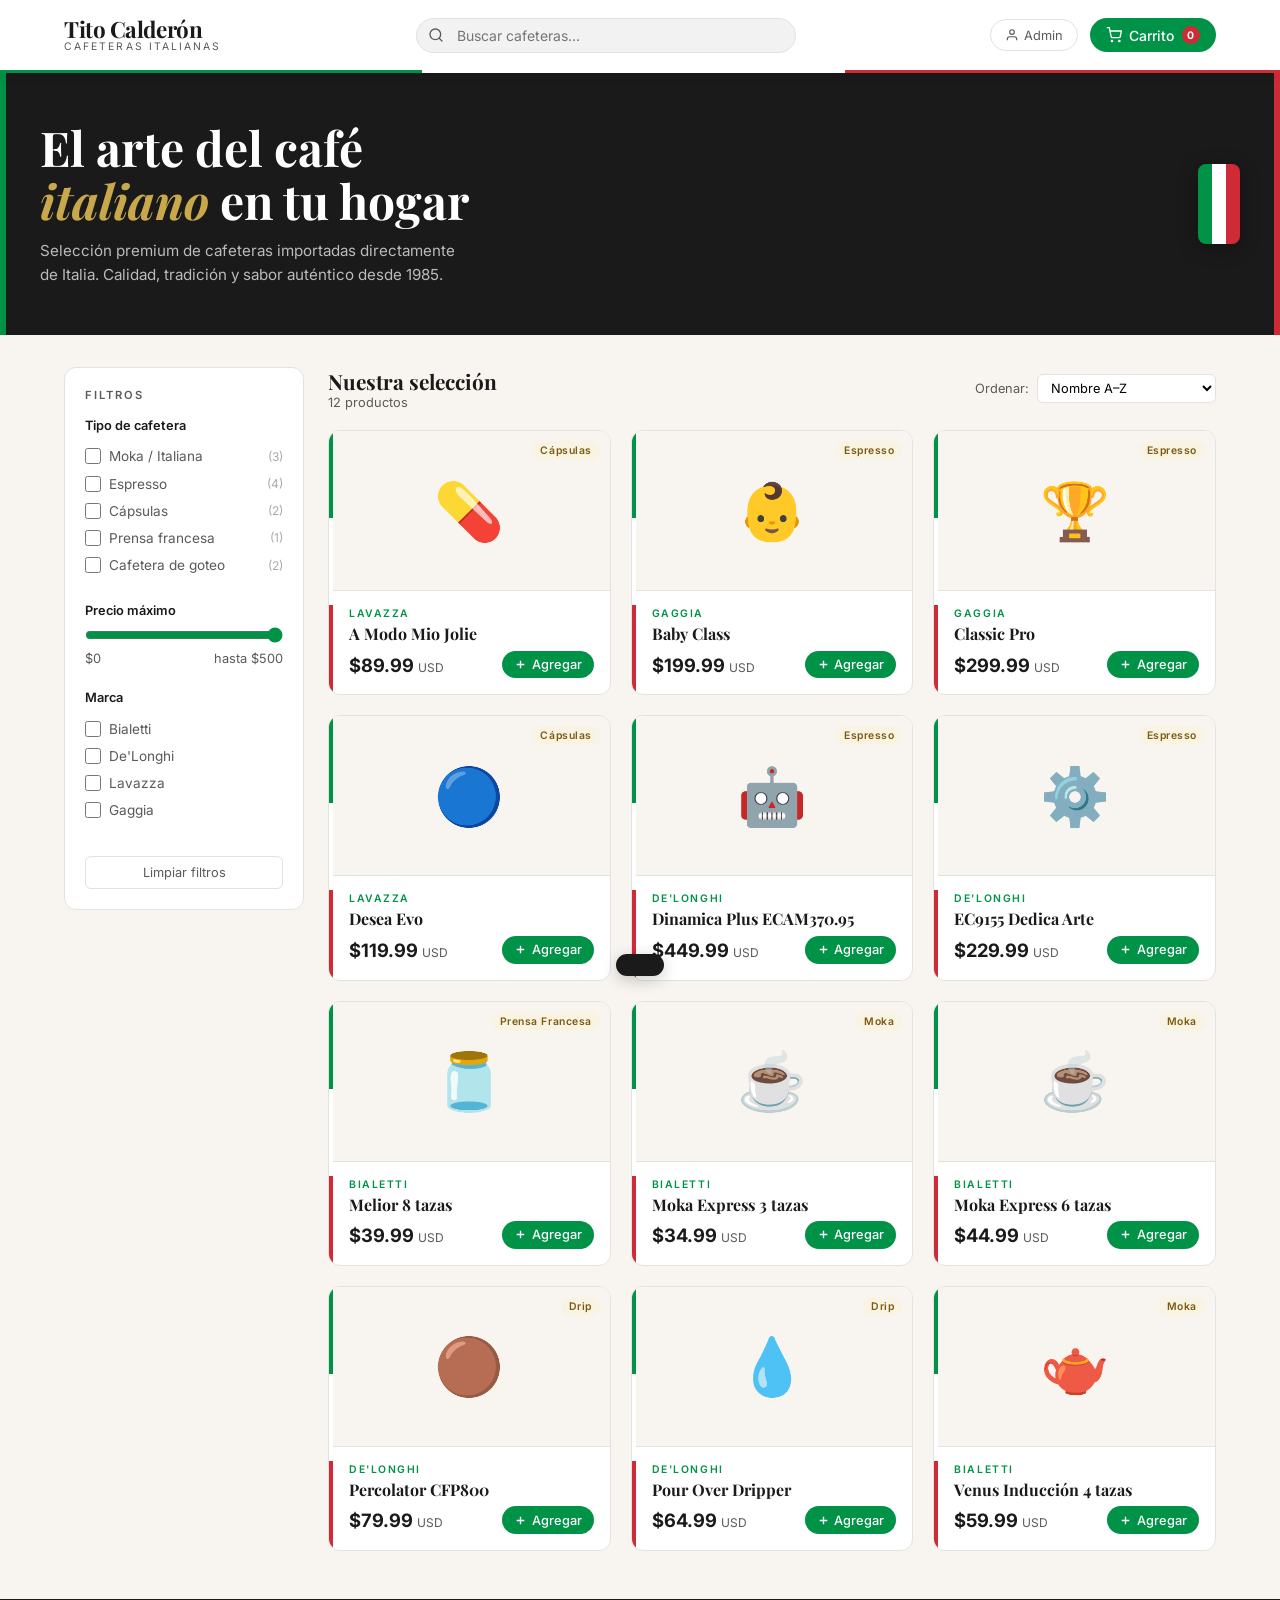
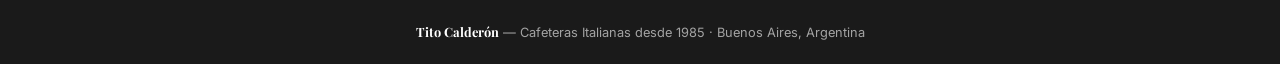
<file: titocalderon/index.html>
<!DOCTYPE html>
<html lang="es">
<head>
<meta charset="UTF-8">
<meta name="viewport" content="width=device-width, initial-scale=1.0">
<title>Tito Calderón — Cafeteras Italianas</title>
<link href="https://fonts.googleapis.com/css2?family=Playfair+Display:ital,wght@0,400;0,700;1,400&family=Inter:wght@300;400;500;600&display=swap" rel="stylesheet">
<link rel="stylesheet" href="style.css">
</head>
<body>

<!-- BARRA ADMIN -->
<div class="barra-admin" id="barraAdmin">
  <span>⚙️ Modo administrador activo</span>
  <button class="btn-agregar-producto" onclick="abrirModalAgregar()">+ Agregar producto</button>
</div>

<!-- HEADER -->
<header>
  <div class="header-inner">
    <div class="logo">
      <span class="logo-nombre">Tito Calderón</span>
      <span class="logo-sub">Cafeteras Italianas</span>
    </div>
    <div class="header-search">
      <svg width="16" height="16" viewBox="0 0 24 24" fill="none" stroke="currentColor" stroke-width="2" stroke-linecap="round" stroke-linejoin="round"><circle cx="11" cy="11" r="8"/><line x1="21" y1="21" x2="16.65" y2="16.65"/></svg>
      <input type="text" id="inputBuscar" placeholder="Buscar cafeteras..." oninput="aplicarFiltros()">
    </div>
    <div class="header-actions">
      <button class="btn-admin" id="btnAdmin" onclick="toggleAdmin()">
        <svg width="14" height="14" viewBox="0 0 24 24" fill="none" stroke="currentColor" stroke-width="2"><path d="M20 21v-2a4 4 0 0 0-4-4H8a4 4 0 0 0-4 4v2"/><circle cx="12" cy="7" r="4"/></svg>
        <span id="adminLabel">Admin</span>
      </button>
      <button class="btn-carrito" onclick="abrirCarrito()">
        <svg width="16" height="16" viewBox="0 0 24 24" fill="none" stroke="currentColor" stroke-width="2"><circle cx="9" cy="21" r="1"/><circle cx="20" cy="21" r="1"/><path d="M1 1h4l2.68 13.39a2 2 0 0 0 2 1.61h9.72a2 2 0 0 0 2-1.61L23 6H6"/></svg>
        Carrito
        <span class="carrito-badge" id="badgeCarrito">0</span>
      </button>
    </div>
  </div>
</header>

<!-- HERO -->
<div class="hero">
  <div class="hero-inner">
    <div class="hero-texto">
      <h1>El arte del café<br><em>italiano</em> en tu hogar</h1>
      <p>Selección premium de cafeteras importadas directamente de Italia. Calidad, tradición y sabor auténtico desde 1985.</p>
    </div>
    <div class="hero-bandiera">
      <span style="background: #009246;"></span>
      <span style="background: #ffffff;"></span>
      <span style="background: #CE2B37;"></span>
    </div>
  </div>
</div>

<!-- MAIN -->
<div class="main-layout">

  <!-- SIDEBAR -->
  <aside class="sidebar">
    <h3>Filtros</h3>

    <div class="filtro-grupo">
      <h4>Tipo de cafetera</h4>
      <div class="filtro-opcion">
        <input type="checkbox" id="f-moka" value="Moka" onchange="aplicarFiltros()">
        <label for="f-moka">Moka / Italiana</label>
        <span class="count" id="cnt-moka"></span>
      </div>
      <div class="filtro-opcion">
        <input type="checkbox" id="f-espresso" value="Espresso" onchange="aplicarFiltros()">
        <label for="f-espresso">Espresso</label>
        <span class="count" id="cnt-espresso"></span>
      </div>
      <div class="filtro-opcion">
        <input type="checkbox" id="f-capsulas" value="Cápsulas" onchange="aplicarFiltros()">
        <label for="f-capsulas">Cápsulas</label>
        <span class="count" id="cnt-capsulas"></span>
      </div>
      <div class="filtro-opcion">
        <input type="checkbox" id="f-prensa" value="Prensa Francesa" onchange="aplicarFiltros()">
        <label for="f-prensa">Prensa francesa</label>
        <span class="count" id="cnt-prensa"></span>
      </div>
      <div class="filtro-opcion">
        <input type="checkbox" id="f-drip" value="Drip" onchange="aplicarFiltros()">
        <label for="f-drip">Cafetera de goteo</label>
        <span class="count" id="cnt-drip"></span>
      </div>
    </div>

    <div class="filtro-grupo">
      <h4>Precio máximo</h4>
      <div class="precio-range">
        <input type="range" id="filtroPrecio" min="0" max="500" value="500" step="10" oninput="actualizarPrecio()">
        <div class="precio-labels">
          <span>$0</span>
          <span id="precioMax">hasta $500</span>
        </div>
      </div>
    </div>

    <div class="filtro-grupo">
      <h4>Marca</h4>
      <div class="filtro-opcion">
        <input type="checkbox" id="f-bialetti" value="Bialetti" onchange="aplicarFiltros()">
        <label for="f-bialetti">Bialetti</label>
      </div>
      <div class="filtro-opcion">
        <input type="checkbox" id="f-delonghi" value="De'Longhi" onchange="aplicarFiltros()">
        <label for="f-delonghi">De'Longhi</label>
      </div>
      <div class="filtro-opcion">
        <input type="checkbox" id="f-lavazza" value="Lavazza" onchange="aplicarFiltros()">
        <label for="f-lavazza">Lavazza</label>
      </div>
      <div class="filtro-opcion">
        <input type="checkbox" id="f-gaggia" value="Gaggia" onchange="aplicarFiltros()">
        <label for="f-gaggia">Gaggia</label>
      </div>
    </div>

    <button class="btn-limpiar" onclick="limpiarFiltros()">Limpiar filtros</button>
  </aside>

  <!-- PRODUCTOS -->
  <section>
    <div class="productos-header">
      <div>
        <h2>Nuestra selección</h2>
        <p class="productos-meta" id="metaResultados"></p>
      </div>
      <div class="productos-sort">
        <label>Ordenar:</label>
        <select onchange="aplicarFiltros()" id="ordenSelect">
          <option value="nombre">Nombre A–Z</option>
          <option value="precio-asc">Precio: menor a mayor</option>
          <option value="precio-desc">Precio: mayor a menor</option>
        </select>
      </div>
    </div>
    <div class="grid-productos" id="gridProductos"></div>
  </section>
</div>

<!-- FOOTER -->
<footer>
  <strong>Tito Calderón</strong> — Cafeteras Italianas desde 1985 · Buenos Aires, Argentina
</footer>

<!-- OVERLAY CARRITO -->
<div class="overlay" id="overlayCarrito" onclick="cerrarCarrito(event)">
  <div class="modal">
    <div class="modal-header">
      <h2>🛒 Tu carrito</h2>
      <button class="btn-cerrar" onclick="cerrarCarritos()">✕</button>
    </div>
    <div id="carritoContenido"></div>
    <div class="carrito-footer" id="carritoFooter" style="display:none;">
      <div class="carrito-total">
        <span>Total</span>
        <span id="totalCarrito">$0</span>
      </div>
      <button class="btn-comprar">Finalizar compra →</button>
    </div>
  </div>
</div>

<!-- OVERLAY LOGIN ADMIN -->
<div class="overlay" id="overlayLogin" onclick="cerrarLogin(event)">
  <div class="modal modal-login">
    <div class="modal-header">
      <h2>Acceso administrador</h2>
      <button class="btn-cerrar" onclick="cerrarLogins()">✕</button>
    </div>
    <div class="modal-body">
      <div class="campo">
        <label>Usuario</label>
        <input type="text" id="inputUser" placeholder="admin">
      </div>
      <div class="campo">
        <label>Contraseña</label>
        <input type="password" id="inputPass" placeholder="••••••" onkeydown="if(event.key==='Enter')intentarLogin()">
      </div>
      <p class="error-msg" id="errorMsg">Usuario o contraseña incorrectos</p>
      <button class="btn-ingresar" onclick="intentarLogin()">Ingresar</button>
      <p style="font-size:0.75rem; color:#aaa; margin-top:0.75rem; text-align:center;">
        Demo: usuario <strong>admin</strong> / contraseña <strong>1234</strong>
      </p>
    </div>
  </div>
</div>

<!-- OVERLAY AGREGAR PRODUCTO -->
<div class="overlay" id="overlayAgregar" onclick="cerrarAgregar(event)">
  <div class="modal modal-agregar">
    <div class="modal-header">
      <h2>Agregar producto</h2>
      <button class="btn-cerrar" onclick="cerrarAgregas()">✕</button>
    </div>
    <div class="modal-body">
      <div class="campo">
        <label>Nombre del producto</label>
        <input type="text" id="nNombre" placeholder="Ej: Moka Express 6 tazas">
      </div>
      <div class="campo">
        <label>Marca</label>
        <input type="text" id="nMarca" placeholder="Ej: Bialetti">
      </div>
      <div class="campo">
        <label>Tipo</label>
        <select class="tipo-select" id="nTipo">
          <option value="Moka">Moka / Italiana</option>
          <option value="Espresso">Espresso</option>
          <option value="Cápsulas">Cápsulas</option>
          <option value="Prensa Francesa">Prensa francesa</option>
          <option value="Drip">Cafetera de goteo</option>
        </select>
      </div>
      <div class="campo">
        <label>Precio (USD)</label>
        <input type="number" id="nPrecio" placeholder="Ej: 89.99" min="0" step="0.01">
      </div>
      <div class="campo">
        <label>Foto del producto</label>
        <div class="foto-uploader" id="fotoUploader" onclick="document.getElementById('nFoto').click()">
          <div class="foto-preview" id="fotoPreview">
            <svg width="32" height="32" viewBox="0 0 24 24" fill="none" stroke="#aaa" stroke-width="1.5"><rect x="3" y="3" width="18" height="18" rx="3"/><circle cx="8.5" cy="8.5" r="1.5"/><polyline points="21 15 16 10 5 21"/></svg>
            <span>Hacé clic para subir una foto</span>
            <span style="font-size:0.72rem;color:#bbb">JPG, PNG, WEBP — max 5 MB</span>
          </div>
        </div>
        <input type="file" id="nFoto" accept="image/*" style="display:none" onchange="previewFoto(event)">
        <button type="button" id="btnQuitarFoto" style="display:none;background:none;border:none;color:var(--rojo);font-size:0.78rem;cursor:pointer;margin-top:0.35rem;padding:0" onclick="quitarFoto()">✕ Quitar foto</button>
      </div>
      <button class="btn-ingresar" onclick="agregarProducto()">Agregar producto</button>
    </div>
  </div>
</div>

<!-- NOTIFICACION -->
<div class="notif" id="notif"></div>

<script src="script.js"></script>
</body>
</html>
</file>
<file: sanbuche/styles.css>
/* =============================================================
   San Buche — "Fe crocante"
   1. Tokens
   ============================================================= */
:root {
  --cream: #f6efdf;
  --bone: #ede2c8;
  --paper: #fbf7ee;
  --ink: #12301f;
  --ink-2: #3e5446;
  --green: #0f6b3d;
  --green-deep: #0d3d26;
  --tomato: #e0532b;
  --line: rgba(18, 48, 31, .16);
  --line-strong: rgba(18, 48, 31, .32);

  --serif: "Fraunces", "Georgia", serif;
  --sans: "Instrument Sans", system-ui, -apple-system, "Segoe UI", sans-serif;

  --step--1: clamp(.83rem, .8rem + .15vw, .9rem);
  --step-0: clamp(1rem, .95rem + .25vw, 1.125rem);
  --step-1: clamp(1.2rem, 1.1rem + .5vw, 1.5rem);
  --step-2: clamp(1.55rem, 1.25rem + 1.3vw, 2.3rem);
  --step-3: clamp(2.1rem, 1.5rem + 2.7vw, 3.7rem);
  --step-4: clamp(2.6rem, 1.6rem + 4.6vw, 5.9rem);

  --gutter: clamp(1.1rem, 4vw, 3rem);
  --max: 1320px;
  --r-s: 6px;
  --r-m: 16px;
  --ease-out: cubic-bezier(0.16, 1, 0.3, 1);
  --ease-bounce: cubic-bezier(0.34, 1.56, 0.64, 1);
  --nav-h: 72px;
}

/* =============================================================
   2. Reset & base
   ============================================================= */
*, *::before, *::after { box-sizing: border-box; margin: 0; }
html { -webkit-text-size-adjust: 100%; scroll-behavior: smooth; scroll-padding-top: var(--nav-h); overflow-x: clip; }
body {
  font-family: var(--sans);
  font-size: var(--step-0);
  line-height: 1.6;
  color: var(--ink);
  background: var(--cream);
  -webkit-font-smoothing: antialiased;
  overflow-x: clip;
}
img, svg { display: block; max-width: 100%; }
img { height: auto; }
button { font: inherit; color: inherit; cursor: pointer; border: 0; background: none; }
a { color: inherit; text-decoration: none; }
p { text-wrap: pretty; }
h1, h2, h3 {
  font-family: var(--serif);
  font-weight: 560;
  font-variation-settings: "SOFT" 100, "opsz" 96;
  line-height: 1.04;
  letter-spacing: -0.025em;
  text-wrap: balance;
}
h3 { font-variation-settings: "SOFT" 100, "opsz" 36; letter-spacing: -0.015em; }
::selection { background: var(--green); color: var(--cream); }
:focus-visible { outline: 2px solid var(--green); outline-offset: 3px; border-radius: 4px; }

/* =============================================================
   3. Utilities
   ============================================================= */
.wrap { width: 100%; max-width: var(--max); margin-inline: auto; padding-inline: var(--gutter); }
.skip-link {
  position: fixed; top: -100px; left: 1rem; z-index: 999;
  padding: .6rem 1rem; background: var(--ink); color: var(--cream); border-radius: var(--r-s);
}
.skip-link:focus { top: 1rem; }
.label, .eyebrow {
  font-size: var(--step--1);
  font-weight: 600;
  letter-spacing: .14em;
  text-transform: uppercase;
  color: var(--green);
}
.sec-lead { font-size: var(--step-1); line-height: 1.5; color: var(--ink-2); max-width: 54ch; margin-top: 1.25rem; }

/* =============================================================
   4. Components
   ============================================================= */
.btn {
  display: inline-flex; align-items: center; justify-content: center; gap: .6rem;
  min-height: 52px; padding: .85rem 1.6rem;
  background: var(--green); color: var(--cream);
  font-weight: 600; letter-spacing: .005em;
  border-radius: 999px;
  transition: background .3s var(--ease-out), transform .35s var(--ease-bounce), box-shadow .3s var(--ease-out);
  box-shadow: 0 1px 0 rgba(255,255,255,.18) inset, 0 10px 24px -14px rgba(13, 61, 38, .9);
}
.btn:hover { background: var(--green-deep); transform: translateY(-2px); }
.btn:active { transform: translateY(0) scale(.98); }
.btn-sm { min-height: 44px; padding: .55rem 1.2rem; font-size: .95rem; }
.btn-light { background: var(--cream); color: var(--green-deep); }
.btn-light:hover { background: #fff; }
.btn-ico { width: 20px; height: 20px; }

.link-line {
  position: relative; display: inline-flex; align-items: center; min-height: 44px;
  font-weight: 600; color: var(--ink);
}
.link-line::after {
  content: ""; position: absolute; left: 0; right: 0; bottom: 10px; height: 1.5px;
  background: currentColor; transform-origin: right; transition: transform .45s var(--ease-out);
}
.link-line:hover::after { transform: scaleX(0); }

.link-arrow {
  display: inline-flex; align-items: center; gap: .5rem; min-height: 44px;
  font-weight: 600; color: var(--green);
}
.link-arrow::after { content: "→"; transition: transform .35s var(--ease-out); }
.link-arrow:hover::after { transform: translateX(5px); }

/* Nav */
.nav {
  position: fixed; inset: 0 0 auto; z-index: 50;
  transition: background .35s var(--ease-out), box-shadow .35s var(--ease-out);
}
.nav.is-scrolled { background: rgba(246, 239, 223, .94); box-shadow: 0 1px 0 var(--line); }
@supports (backdrop-filter: blur(12px)) {
  .nav.is-scrolled { background: rgba(246, 239, 223, .78); backdrop-filter: blur(14px) saturate(140%); -webkit-backdrop-filter: blur(14px) saturate(140%); }
}
.nav-inner {
  max-width: var(--max); margin-inline: auto; padding-inline: var(--gutter);
  height: var(--nav-h); display: flex; align-items: center; gap: 2rem;
}
.brand { display: inline-flex; align-items: center; gap: .6rem; color: var(--green-deep); }
.brand-mark { width: 40px; height: 40px; color: var(--green-deep); transition: transform .5s var(--ease-bounce); }
.brand:hover .brand-mark { transform: rotate(-8deg) scale(1.06); }
.brand-name { font-family: var(--serif); font-weight: 650; font-size: 1.35rem; letter-spacing: -0.02em; font-variation-settings: "SOFT" 100; }
.nav-links { display: flex; gap: 1.8rem; margin-left: auto; font-weight: 500; }
.nav-links a { position: relative; padding-block: .4rem; }
.nav-links a::after {
  content: ""; position: absolute; left: 0; right: 0; bottom: 0; height: 1.5px; background: var(--green);
  transform: scaleX(0); transform-origin: left; transition: transform .4s var(--ease-out);
}
.nav-links a:hover::after { transform: scaleX(1); }
.nav-menu-cta { display: none; }
.nav-toggle { display: none; }

/* Stage (sándwich SVG) */
.stage { position: relative; aspect-ratio: 4 / 5; width: 100%; }
.stage-fallback { width: 100%; height: 100%; object-fit: cover; border-radius: var(--r-m); }
.js .stage-fallback { display: none; }
.sw-svg { width: 100%; height: 100%; overflow: visible; }
.sw-rays { stroke: var(--green); stroke-width: 2.4; stroke-linecap: round; opacity: .32; transform-origin: 200px 250px; animation: spin 90s linear infinite; }
.sw-ly { transform: translateY(-220px); opacity: 0; }
.sw-ly, .sw-halo {
  transition: transform .75s var(--ease-bounce) calc(var(--i) * 110ms), opacity .25s linear calc(var(--i) * 110ms);
}
.sw-in { transform: translateY(calc(var(--spread, 0) * var(--off, 0) * 1px)); transition: transform .2s linear; }
.sw-halo { transform: translateY(-120px); opacity: 0; }
.sw-float { animation: float 4.5s ease-in-out infinite; animation-delay: 1.6s; }
.sw-shadow { transform-origin: 200px 400px; transform: scaleX(.6); opacity: 0; transition: transform .9s var(--ease-out) .2s, opacity .6s .2s; }
.is-built .sw-ly, .is-built .sw-halo { transform: none; opacity: 1; }
.is-built .sw-shadow { transform: none; opacity: .14; }
.is-leaving .sw-ly, .is-leaving .sw-halo {
  transform: translateY(-60px); opacity: 0;
  transition: transform .35s var(--ease-out) calc((10 - var(--i)) * 25ms), opacity .25s linear calc((10 - var(--i)) * 25ms);
}
.sw-eyes { transform-box: fill-box; transform-origin: center; animation: blink 5.5s infinite 2.4s; }
.sw-pupil { transform: translate(var(--lx, 0), var(--ly, 0)); transition: transform .25s var(--ease-out); }
.has-focus .sw-ly { opacity: .22; transition: opacity .25s; }
.has-focus .sw-ly.is-focus { opacity: 1; }

@keyframes spin { to { transform: rotate(360deg); } }
@keyframes float { 50% { transform: translateY(-7px); } }
@keyframes blink { 0%, 94%, 100% { transform: scaleY(1); } 97% { transform: scaleY(.1); } }

/* =============================================================
   6. Sections
   ============================================================= */
/* Hero */
.hero { padding-top: calc(var(--nav-h) + clamp(1rem, 4vw, 3rem)); padding-bottom: clamp(3rem, 8vw, 6rem); position: relative; }
.hero-grid { display: grid; gap: 1rem; align-items: center; }
.hero-copy { position: relative; z-index: 2; }
.hero-title { font-size: var(--step-4); margin-top: 1rem; max-width: 13ch; color: var(--green-deep); }
.hero-lead { font-size: var(--step-1); line-height: 1.5; color: var(--ink-2); max-width: 46ch; margin-top: 1.4rem; }
.hero-ctas { display: flex; flex-wrap: wrap; align-items: center; gap: .6rem 1.6rem; margin-top: 2rem; }
.hero-status { display: flex; align-items: center; gap: .6rem; margin-top: 1.6rem; font-size: var(--step--1); color: var(--ink-2); }
.dot { width: 9px; height: 9px; border-radius: 50%; background: var(--line-strong); flex: none; }
.hero-status:has(.is-open) .dot { background: #2fa463; box-shadow: 0 0 0 4px rgba(47, 164, 99, .18); }
.hero-status:has(.is-known:not(.is-open)) .dot { background: var(--tomato); }
.hero-art { position: relative; }
.hero-stage { max-width: 560px; margin-inline: auto; }
.hero-caption { text-align: center; font-family: var(--serif); font-style: italic; color: var(--ink-2); margin-top: -.5rem; font-size: var(--step-0); }

/* Creed */
.creed { background: var(--green-deep); color: var(--cream); padding-block: clamp(4.5rem, 10vw, 8.5rem); }
.creed-title { font-size: var(--step-3); max-width: 22ch; }
.creed-cols { display: grid; gap: 0; margin-top: clamp(2.5rem, 6vw, 4.5rem); }
.creed-cols > div { padding-block: 1.6rem; border-top: 1px solid rgba(246, 239, 223, .22); }
.creed-cols h3 { font-size: var(--step-1); }
.creed-cols p { color: rgba(246, 239, 223, .78); margin-top: .5rem; max-width: 36ch; }

/* Section head */
.carta, .proceso, .faq { padding-block: clamp(4.5rem, 10vw, 8.5rem); }
.sec-head { display: grid; gap: 1.2rem; }
.sec-head h2 { font-size: var(--step-3); max-width: 18ch; color: var(--green-deep); }

/* Carta */
.santos { list-style: none; padding: 0; margin-top: clamp(2.5rem, 6vw, 4.5rem); border-bottom: 1px solid var(--line); }
.santo {
  display: grid; grid-template-columns: 1fr; gap: 1.1rem;
  padding-block: 2rem; border-top: 1px solid var(--line);
}
.santo-n { font-family: var(--serif); font-style: italic; font-size: var(--step-1); color: var(--tomato); }
.santo h3 { font-size: var(--step-3); color: var(--green-deep); transition: transform .5s var(--ease-out); }
.santo-lema { font-family: var(--serif); font-style: italic; font-size: var(--step-1); color: var(--green); margin-top: .35rem; }
.santo-ing { color: var(--ink-2); max-width: 44ch; margin-top: .8rem; }
.santo .link-arrow { margin-top: .6rem; }
.santo-foto { order: -1; overflow: hidden; border-radius: var(--r-m); aspect-ratio: 4 / 3; background: var(--bone); }
.santo-foto img { width: 100%; height: 100%; object-fit: cover; transition: transform .9s var(--ease-out); }
.santo:hover .santo-foto img { transform: scale(1.06); }
.santo:hover h3 { transform: translateX(6px); }

.sides { display: grid; gap: 2.5rem; margin-top: clamp(3.5rem, 8vw, 6rem); }
.sides-foto { border-radius: var(--r-m); overflow: hidden; aspect-ratio: 1; max-width: 420px; }
.sides-foto img { width: 100%; height: 100%; object-fit: cover; }
.sides-list h3 { font-size: var(--step-2); color: var(--green-deep); margin-bottom: 1rem; }
.sides-list dl > div { padding-block: 1rem; border-top: 1px solid var(--line); }
.sides-list dt { font-weight: 600; }
.sides-list dd { color: var(--ink-2); margin: .15rem 0 0; }

/* Altar */
.altar { background: var(--bone); padding-block: clamp(4.5rem, 10vw, 8.5rem); position: relative; }
.altar-grid { display: grid; gap: 2.5rem; align-items: center; }
.altar h2 { font-size: var(--step-3); max-width: 15ch; color: var(--green-deep); margin-top: 1.2rem; }
.altar-pick { margin-top: 2rem; border-bottom: 1px solid var(--line); }
.altar-pick button {
  display: flex; align-items: baseline; gap: 1rem; width: 100%; min-height: 52px; text-align: left;
  padding: .9rem .25rem; border-top: 1px solid var(--line);
  font-family: var(--serif); font-size: var(--step-1); font-weight: 520; color: var(--ink-2);
  font-variation-settings: "SOFT" 100;
  transition: color .3s, padding .45s var(--ease-out);
  position: relative;
}
.altar-pick button span { font-style: italic; font-size: .8em; min-width: 2.2ch; color: var(--tomato); opacity: .7; }
.altar-pick button::after {
  content: "→"; margin-left: auto; font-family: var(--sans); opacity: 0; transform: translateX(-8px);
  transition: opacity .3s, transform .4s var(--ease-out);
}
.altar-pick button:hover { color: var(--green-deep); padding-left: .7rem; }
.altar-pick button[aria-pressed="true"] { color: var(--green-deep); padding-left: .7rem; }
.altar-pick button[aria-pressed="true"]::after { opacity: 1; transform: none; }
.altar-pick button[aria-pressed="true"] span { opacity: 1; }
.altar-show { display: grid; gap: 1.5rem; align-items: center; }
.altar-stage { aspect-ratio: 1; max-width: 480px; margin-inline: auto; width: 100%; }
.altar-name { line-height: 1.05; font-family: var(--serif); font-size: var(--step-2); font-weight: 560; color: var(--green-deep); font-variation-settings: "SOFT" 100; }
.altar-legend { list-style: none; padding: 0; margin: 1rem 0 1.6rem; counter-reset: none; }
.altar-legend li {
  display: flex; gap: .9rem; padding: .5rem 0; border-top: 1px solid var(--line); font-size: .98rem; cursor: default;
  transition: color .2s;
}
.altar-legend li:hover { color: var(--green); }
.altar-n { font-variant-numeric: tabular-nums; color: var(--ink-2); opacity: .6; font-size: .85em; padding-top: .1em; }
.js .altar-legend li { opacity: 0; transform: translateX(-10px); }
.js .altar-legend.is-built li {
  opacity: 1; transform: none;
  transition: opacity .4s calc(var(--i) * 110ms + 250ms), transform .5s var(--ease-out) calc(var(--i) * 110ms + 250ms);
}

/* Proceso — mosaico */
.mosaic {
  display: grid; gap: .75rem; margin-top: clamp(2.5rem, 6vw, 4rem);
  grid-template-columns: repeat(2, 1fr);
  grid-template-areas: "a a" "b c" "d e";
}
.mosaic figure { overflow: hidden; border-radius: var(--r-m); background: var(--bone); }
.mosaic img { width: 100%; height: 100%; object-fit: cover; transition: transform 1.1s var(--ease-out); }
.mosaic figure:hover img { transform: scale(1.05); }
.m-a { grid-area: a; aspect-ratio: 4 / 3; }
.m-b { grid-area: b; aspect-ratio: 4 / 5; }
.m-c { grid-area: c; aspect-ratio: 4 / 5; }
.m-d { grid-area: d; aspect-ratio: 4 / 5; }
.m-e { grid-area: e; aspect-ratio: 4 / 5; }

/* Reseña */
.review { padding-block: clamp(4rem, 9vw, 7rem); border-top: 1px solid var(--line); border-bottom: 1px solid var(--line); background: var(--paper); }
.review-fig { max-width: 980px; margin-inline: auto; text-align: center; }
.stars { color: var(--tomato); letter-spacing: .3em; font-size: 1.1rem; }
.review blockquote p { font-family: var(--serif); font-size: var(--step-2); line-height: 1.28; font-weight: 420; letter-spacing: -0.015em; color: var(--green-deep); margin-top: 1.2rem; font-variation-settings: "SOFT" 100, "opsz" 48; }
.review figcaption { margin-top: 1.4rem; color: var(--ink-2); font-size: var(--step--1); letter-spacing: .06em; }

/* Local */
.local { padding-block: clamp(4.5rem, 10vw, 8.5rem); }
.local-grid { display: grid; gap: 2.5rem; align-items: start; }
.local-foto { border-radius: var(--r-m); overflow: hidden; aspect-ratio: 6 / 7; max-width: 560px; }
.local-foto img { width: 100%; height: 100%; object-fit: cover; }
.local h2 { font-size: var(--step-3); color: var(--green-deep); margin-top: 1.2rem; max-width: 17ch; }
.local-addr { font-style: normal; font-family: var(--serif); font-size: var(--step-2); line-height: 1.2; margin-top: 2rem; color: var(--green-deep); font-variation-settings: "SOFT" 100; }
.hours { width: 100%; max-width: 480px; border-collapse: collapse; margin-top: 2rem; font-variant-numeric: tabular-nums; }
.hours caption { text-align: left; font-size: var(--step--1); font-weight: 600; letter-spacing: .14em; text-transform: uppercase; color: var(--green); padding-bottom: .6rem; }
.hours th, .hours td { padding: .6rem 0; border-top: 1px solid var(--line); text-align: left; font-weight: 400; }
.hours td { text-align: right; color: var(--ink-2); }
.hours tr.is-today th, .hours tr.is-today td { color: var(--green-deep); font-weight: 600; }
.hours tr.is-today th::after { content: " · hoy"; font-weight: 400; color: var(--tomato); }
.local-status { margin-top: 1rem; }
.local-ctas { display: flex; flex-wrap: wrap; align-items: center; gap: .6rem 1.6rem; margin-top: 2rem; }

/* FAQ */
.faq { background: var(--paper); border-top: 1px solid var(--line); }
.faq h2 { font-size: var(--step-3); color: var(--green-deep); max-width: 18ch; }
.faq-list { margin-top: 2.2rem; border-bottom: 1px solid var(--line); max-width: 760px; }
.faq details { border-top: 1px solid var(--line); }
.faq summary {
  list-style: none; cursor: pointer; display: flex; justify-content: space-between; align-items: center; gap: 1rem;
  padding: 1.2rem 0; min-height: 56px; font-family: var(--serif); font-size: var(--step-1); font-weight: 520;
  font-variation-settings: "SOFT" 100; color: var(--green-deep);
}
.faq summary::-webkit-details-marker { display: none; }
.faq summary::after { content: "+"; font-family: var(--sans); font-weight: 400; font-size: 1.5rem; color: var(--green); transition: transform .4s var(--ease-out); }
.faq details[open] summary::after { transform: rotate(45deg); }
.faq details p { padding-bottom: 1.4rem; color: var(--ink-2); max-width: 60ch; }
.faq-more { margin-top: 1.6rem; color: var(--ink-2); }

/* Final */
.finale { background: var(--green-deep); color: var(--cream); padding-block: clamp(5rem, 12vw, 9rem); text-align: center; overflow: hidden; position: relative; }
.finale-inner { display: flex; flex-direction: column; align-items: center; position: relative; z-index: 1; }
.finale-mark { width: 84px; height: 84px; color: var(--green-deep); background: var(--cream); border-radius: 50%; padding: 12px; margin-bottom: 2rem; }
.finale h2 { font-size: var(--step-4); max-width: 15ch; }
.finale p { color: rgba(246, 239, 223, .8); margin: 1.4rem auto 2.2rem; max-width: 44ch; font-size: var(--step-1); }
.finale-amen {
  position: absolute; z-index: -1; left: 50%; bottom: -0.32em; transform: translateX(-50%);
  font-family: var(--serif); font-style: italic; font-size: clamp(7rem, 26vw, 22rem); line-height: 1;
  color: rgba(246, 239, 223, .05); margin: 0 !important; max-width: none !important; white-space: nowrap; pointer-events: none;
}

/* Footer */
.footer { background: #0a2f1d; color: rgba(246, 239, 223, .78); padding-block: 4rem 6.5rem; font-size: .95rem; }
.footer-grid { display: grid; gap: 2rem; }
.footer-brand { color: var(--cream); }
.footer-brand .brand-mark { color: var(--cream); }
.footer-tag { margin-top: .6rem; }
.footer-h { color: var(--cream); font-weight: 600; margin-bottom: .4rem; }
.footer a { transition: color .2s; }
.footer a:hover { color: var(--cream); }
.footer-base { display: flex; justify-content: space-between; gap: 1rem; flex-wrap: wrap; margin-top: 3rem; padding-top: 1.5rem; border-top: 1px solid rgba(246, 239, 223, .14); font-size: .85rem; }

/* Barra móvil */
.mbar {
  position: fixed; left: 0; right: 0; bottom: 0; z-index: 40;
  display: flex; gap: .5rem; align-items: center;
  padding: .6rem var(--gutter) calc(.6rem + env(safe-area-inset-bottom));
  background: rgba(246, 239, 223, .96); box-shadow: 0 -1px 0 var(--line);
}
.mbar .btn { flex: 1; min-height: 48px; }
.mbar-alt { display: inline-flex; align-items: center; min-height: 48px; padding-inline: 1rem; font-weight: 600; color: var(--green-deep); }

/* =============================================================
   7. Effects — reveal
   ============================================================= */
.js [data-reveal] { opacity: 0; transform: translateY(18px); transition: opacity .7s var(--ease-out), transform .8s var(--ease-out); }
.js [data-reveal].is-in { opacity: 1; transform: none; }

/* =============================================================
   8. Responsive
   ============================================================= */
@media (max-width: 959px) {
  .nav-links {
    position: fixed; inset: 0; z-index: -1; flex-direction: column; justify-content: center; align-items: flex-start; gap: .4rem;
    padding: var(--nav-h) var(--gutter) 2rem; background: var(--cream);
    font-family: var(--serif); font-size: 2.1rem; font-weight: 520; font-variation-settings: "SOFT" 100;
    opacity: 0; visibility: hidden; transition: opacity .35s var(--ease-out), visibility .35s;
  }
  .nav-links a { padding-block: .3rem; }
  .menu-open .nav-links { opacity: 1; visibility: visible; }
  .menu-open { overflow: hidden; }
  .nav-menu-cta { display: inline-flex; margin-top: 1.4rem; font-family: var(--sans); font-size: 1.05rem; font-weight: 600; color: var(--green); }
  .nav-cta { display: none; }
  .nav-toggle {
    display: inline-flex; flex-direction: column; justify-content: center; gap: 7px; margin-left: auto;
    width: 48px; height: 48px; padding: 12px;
  }
  .nav-toggle span { display: block; height: 2px; background: var(--ink); border-radius: 2px; transition: transform .35s var(--ease-out); }
  .menu-open .nav-toggle span:first-child { transform: translateY(4.5px) rotate(45deg); }
  .menu-open .nav-toggle span:last-child { transform: translateY(-4.5px) rotate(-45deg); }
  .hero-grid { display: flex; flex-direction: column; align-items: stretch; gap: 0; }
  .hero-copy { display: contents; }
  .hero .eyebrow { order: 1; }
  .hero-title { order: 2; }
  .hero-art { order: 3; margin: -.5rem auto -1.5rem; width: min(78vw, 360px); }
  .hero-caption { display: none; }
  .hero-lead { order: 4; margin-top: .5rem; }
  .hero-ctas { order: 5; }
  .hero-status { order: 6; }
}

@media (min-width: 540px) {
  .mosaic { grid-template-columns: repeat(4, 1fr); grid-template-areas: "a a a a" "b c d e"; }
}

@media (min-width: 720px) {
  .creed-cols { grid-template-columns: repeat(3, 1fr); gap: 2.5rem; }
  .santo { grid-template-columns: 4rem 1fr minmax(200px, 300px); align-items: center; gap: 2rem; }
  .santo-foto { order: 0; }
  .santo-n { align-self: start; padding-top: .9rem; }
  .sides { grid-template-columns: 1fr 1fr; }
  .sides-foto { grid-column: 1 / -1; max-width: none; aspect-ratio: 21 / 9; }
  .footer-grid { grid-template-columns: 1.4fr 1fr 1fr 1fr; }
  .local-grid { grid-template-columns: 5fr 6fr; gap: clamp(2.5rem, 6vw, 6rem); }
  .local-foto { position: sticky; top: calc(var(--nav-h) + 1.5rem); }
}

@media (min-width: 960px) {
  .hero { min-height: 100vh; min-height: 100svh; display: flex; align-items: center; }
  .hero-grid { grid-template-columns: 1.05fr 1fr; gap: 3rem; }
  .sec-head { grid-template-columns: 14rem 1fr; gap: 2rem; }
  .sec-head .label { padding-top: .9rem; }
  .altar-grid { grid-template-columns: 1fr 1.35fr; gap: 4rem; }
  .altar-show { grid-template-columns: 1.3fr 1fr; }
  .sides { grid-template-columns: 1.1fr 1fr 1fr; gap: 3.5rem; align-items: start; }
  .sides-foto { grid-column: auto; aspect-ratio: 1; }
  .mosaic {
    grid-template-columns: repeat(13, 1fr);
    grid-template-rows: repeat(2, clamp(220px, 21vw, 320px));
    grid-template-areas:
      "a a a a a a a b b b c c c"
      "a a a a a a a d d d e e e";
  }
  .mosaic figure { aspect-ratio: auto; }
  .mbar { display: none; }
  .footer { padding-bottom: 3rem; }
}

@media (min-width: 1280px) {
  .santo { grid-template-columns: 5rem 1.1fr 1fr 300px; }
  .santo-body { display: contents; }
  .santo-body > h3, .santo-body > .santo-lema { grid-column: 2; }
  .santo-body > .santo-ing, .santo-body > .link-arrow { grid-column: 3; }
  .santo { grid-template-rows: auto auto; row-gap: 0; }
  .santo-n { grid-row: 1 / 3; }
  .santo h3 { grid-row: 1; align-self: end; }
  .santo-lema { grid-row: 2; align-self: start; }
  .santo-ing { grid-row: 1; align-self: end; margin-top: 0; }
  .santo .link-arrow { grid-row: 2; align-self: start; }
  .santo-foto { grid-column: 4; grid-row: 1 / 3; }
}

/* =============================================================
   9. Reduced motion — sólo lo intrusivo
   ============================================================= */
@media (prefers-reduced-motion: reduce) {
  html { scroll-behavior: auto; }
  .sw-rays, .sw-float, .sw-eyes { animation: none; }
}
</file>
<file: titocalderon/style.css>
*, *::before, *::after { box-sizing: border-box; margin: 0; padding: 0; }

  :root {
    --verde: #009246;
    --verde-dark: #006d34;
    --verde-light: #e8f5ee;
    --rojo: #CE2B37;
    --rojo-dark: #a01f29;
    --rojo-light: #fdf0f1;
    --bianco: #ffffff;
    --crema: #F8F4EF;
    --dorado: #C9A84C;
    --dorado-light: #f9f3e3;
    --gris: #5a5a5a;
    --gris-light: #f2f2f2;
    --sombra: rgba(0,0,0,0.08);
    --borde: #e2e2e2;
    --texto: #1a1a1a;
  }

  body {
    font-family: 'Inter', sans-serif;
    background: var(--crema);
    color: var(--texto);
    min-height: 100vh;
  }

  /* HEADER */
  header {
    background: var(--bianco);
    border-bottom: 3px solid transparent;
    border-image: linear-gradient(to right, var(--verde) 33%, var(--bianco) 33% 66%, var(--rojo) 66%) 1;
    position: sticky;
    top: 0;
    z-index: 100;
    box-shadow: 0 2px 12px var(--sombra);
  }

  .header-inner {
    max-width: 1200px;
    margin: 0 auto;
    padding: 0 1.5rem;
    display: flex;
    align-items: center;
    justify-content: space-between;
    height: 70px;
    gap: 1rem;
  }

  .logo {
    display: flex;
    flex-direction: column;
    line-height: 1;
    flex-shrink: 0;
  }

  .logo-nombre {
    font-family: 'Playfair Display', serif;
    font-size: 1.4rem;
    font-weight: 700;
    color: var(--texto);
    letter-spacing: -0.02em;
  }

  .logo-sub {
    font-size: 0.65rem;
    letter-spacing: 0.2em;
    text-transform: uppercase;
    color: var(--gris);
    margin-top: 2px;
  }

  .header-search {
    flex: 1;
    max-width: 380px;
    position: relative;
  }

  .header-search input {
    width: 100%;
    padding: 0.5rem 1rem 0.5rem 2.5rem;
    border: 1.5px solid var(--borde);
    border-radius: 50px;
    font-size: 0.875rem;
    font-family: 'Inter', sans-serif;
    background: var(--gris-light);
    outline: none;
    transition: border-color 0.2s;
  }

  .header-search input:focus { border-color: var(--verde); background: white; }

  .header-search svg {
    position: absolute;
    left: 0.75rem;
    top: 50%;
    transform: translateY(-50%);
    color: var(--gris);
    pointer-events: none;
  }

  .header-actions {
    display: flex;
    align-items: center;
    gap: 0.75rem;
    flex-shrink: 0;
  }

  .btn-carrito {
    position: relative;
    background: var(--verde);
    color: white;
    border: none;
    border-radius: 50px;
    padding: 0.5rem 1rem;
    font-size: 0.875rem;
    font-family: 'Inter', sans-serif;
    font-weight: 500;
    cursor: pointer;
    display: flex;
    align-items: center;
    gap: 0.4rem;
    transition: background 0.2s;
  }

  .btn-carrito:hover { background: var(--verde-dark); }

  .carrito-badge {
    background: var(--rojo);
    color: white;
    border-radius: 50%;
    width: 18px;
    height: 18px;
    font-size: 0.65rem;
    font-weight: 700;
    display: flex;
    align-items: center;
    justify-content: center;
    margin-left: 2px;
  }

  .btn-admin {
    background: transparent;
    border: 1.5px solid var(--borde);
    border-radius: 50px;
    padding: 0.45rem 0.9rem;
    font-size: 0.8rem;
    font-family: 'Inter', sans-serif;
    cursor: pointer;
    color: var(--gris);
    display: flex;
    align-items: center;
    gap: 0.3rem;
    transition: all 0.2s;
  }

  .btn-admin:hover { border-color: var(--verde); color: var(--verde); }
  .btn-admin.activo { background: var(--verde); color: white; border-color: var(--verde); }

  /* HERO */
  .hero {
    background: var(--texto);
    color: white;
    padding: 3rem 1.5rem;
    position: relative;
    overflow: hidden;
  }

  .hero::before {
    content: '';
    position: absolute;
    left: 0; top: 0; bottom: 0;
    width: 6px;
    background: var(--verde);
  }

  .hero::after {
    content: '';
    position: absolute;
    right: 0; top: 0; bottom: 0;
    width: 6px;
    background: var(--rojo);
  }

  .hero-inner {
    max-width: 1200px;
    margin: 0 auto;
    display: flex;
    align-items: center;
    justify-content: space-between;
    gap: 2rem;
  }

  .hero-texto h1 {
    font-family: 'Playfair Display', serif;
    font-size: clamp(2rem, 4vw, 3rem);
    font-weight: 700;
    line-height: 1.1;
    margin-bottom: 0.75rem;
  }

  .hero-texto h1 em {
    color: var(--dorado);
    font-style: italic;
  }

  .hero-texto p {
    font-size: 0.95rem;
    color: rgba(255,255,255,0.7);
    max-width: 420px;
    line-height: 1.6;
  }

  .hero-bandiera {
    display: flex;
    gap: 0;
    border-radius: 8px;
    overflow: hidden;
    flex-shrink: 0;
    box-shadow: 0 4px 20px rgba(0,0,0,0.3);
  }

  .hero-bandiera span {
    width: 14px;
    height: 80px;
    display: block;
  }

  /* MAIN LAYOUT */
  .main-layout {
    max-width: 1200px;
    margin: 2rem auto;
    padding: 0 1.5rem;
    display: grid;
    grid-template-columns: 240px 1fr;
    gap: 1.5rem;
    align-items: start;
  }

  /* SIDEBAR */
  .sidebar {
    background: white;
    border-radius: 12px;
    border: 1px solid var(--borde);
    padding: 1.25rem;
    position: sticky;
    top: 86px;
  }

  .sidebar h3 {
    font-size: 0.7rem;
    letter-spacing: 0.18em;
    text-transform: uppercase;
    color: var(--gris);
    margin-bottom: 1rem;
    font-weight: 600;
  }

  .filtro-grupo {
    margin-bottom: 1.5rem;
  }

  .filtro-grupo h4 {
    font-size: 0.8rem;
    font-weight: 600;
    color: var(--texto);
    margin-bottom: 0.6rem;
  }

  .filtro-opcion {
    display: flex;
    align-items: center;
    gap: 0.5rem;
    padding: 0.35rem 0;
    cursor: pointer;
  }

  .filtro-opcion input[type="checkbox"] {
    width: 16px;
    height: 16px;
    accent-color: var(--verde);
    cursor: pointer;
  }

  .filtro-opcion label {
    font-size: 0.85rem;
    color: var(--gris);
    cursor: pointer;
    flex: 1;
  }

  .filtro-opcion .count {
    font-size: 0.75rem;
    color: #aaa;
  }

  .precio-range {
    display: flex;
    flex-direction: column;
    gap: 0.5rem;
  }

  .precio-range input[type="range"] {
    accent-color: var(--verde);
    width: 100%;
  }

  .precio-labels {
    display: flex;
    justify-content: space-between;
    font-size: 0.8rem;
    color: var(--gris);
  }

  .btn-limpiar {
    width: 100%;
    padding: 0.5rem;
    border: 1.5px solid var(--borde);
    border-radius: 6px;
    background: white;
    color: var(--gris);
    font-size: 0.8rem;
    cursor: pointer;
    font-family: 'Inter', sans-serif;
    transition: all 0.2s;
    margin-top: 0.5rem;
  }

  .btn-limpiar:hover { border-color: var(--rojo); color: var(--rojo); }

  /* PRODUCTOS */
  .productos-header {
    display: flex;
    align-items: center;
    justify-content: space-between;
    margin-bottom: 1.25rem;
    flex-wrap: wrap;
    gap: 0.75rem;
  }

  .productos-header h2 {
    font-family: 'Playfair Display', serif;
    font-size: 1.3rem;
    font-weight: 700;
  }

  .productos-meta {
    font-size: 0.8rem;
    color: var(--gris);
  }

  .productos-sort {
    display: flex;
    align-items: center;
    gap: 0.5rem;
  }

  .productos-sort label { font-size: 0.8rem; color: var(--gris); }

  .productos-sort select {
    border: 1.5px solid var(--borde);
    border-radius: 6px;
    padding: 0.3rem 0.6rem;
    font-size: 0.8rem;
    font-family: 'Inter', sans-serif;
    background: white;
    cursor: pointer;
    outline: none;
  }

  .grid-productos {
    display: grid;
    grid-template-columns: repeat(auto-fill, minmax(220px, 1fr));
    gap: 1.25rem;
  }

  /* CARD PRODUCTO */
  .card {
    background: white;
    border-radius: 12px;
    border: 1px solid var(--borde);
    overflow: hidden;
    transition: transform 0.2s, box-shadow 0.2s;
    position: relative;
  }

  .card:hover { transform: translateY(-3px); box-shadow: 0 8px 24px var(--sombra); }

  .card-acento {
    position: absolute;
    left: 0; top: 0; bottom: 0;
    width: 4px;
    background: linear-gradient(to bottom, var(--verde) 33%, var(--bianco) 33% 66%, var(--rojo) 66%);
  }

  .card-imagen {
    height: 160px;
    background: var(--crema);
    display: flex;
    align-items: center;
    justify-content: center;
    font-size: 3.5rem;
    border-bottom: 1px solid var(--borde);
  }

  .card-body {
    padding: 1rem 1rem 1rem 1.25rem;
  }

  .card-marca {
    font-size: 0.65rem;
    letter-spacing: 0.15em;
    text-transform: uppercase;
    color: var(--verde);
    font-weight: 600;
    margin-bottom: 0.25rem;
  }

  .card-nombre {
    font-family: 'Playfair Display', serif;
    font-size: 1rem;
    font-weight: 700;
    color: var(--texto);
    margin-bottom: 0.35rem;
    line-height: 1.3;
  }

  .card-tipo {
    font-size: 0.75rem;
    color: var(--gris);
    margin-bottom: 0.75rem;
  }

  .card-footer {
    display: flex;
    align-items: center;
    justify-content: space-between;
    gap: 0.5rem;
  }

  .card-precio {
    font-size: 1.15rem;
    font-weight: 700;
    color: var(--texto);
  }

  .card-precio span {
    font-size: 0.75rem;
    color: var(--gris);
    font-weight: 400;
  }

  .btn-agregar {
    background: var(--verde);
    color: white;
    border: none;
    border-radius: 50px;
    padding: 0.4rem 0.75rem;
    font-size: 0.8rem;
    cursor: pointer;
    font-family: 'Inter', sans-serif;
    font-weight: 500;
    transition: background 0.2s;
    display: flex;
    align-items: center;
    gap: 0.3rem;
    white-space: nowrap;
  }

  .btn-agregar:hover { background: var(--verde-dark); }

  .badge-categoria {
    position: absolute;
    top: 10px;
    right: 10px;
    background: var(--dorado-light);
    color: #7a5c10;
    font-size: 0.65rem;
    font-weight: 600;
    padding: 3px 8px;
    border-radius: 50px;
    letter-spacing: 0.05em;
  }

  /* ADMIN overlay en card */
  .card-admin-btns {
    display: none;
    gap: 0.5rem;
    margin-top: 0.75rem;
    padding-top: 0.75rem;
    border-top: 1px solid var(--borde);
  }

  .card-admin-btns.visible { display: flex; }

  .btn-eliminar {
    flex: 1;
    background: var(--rojo-light);
    color: var(--rojo);
    border: 1px solid var(--rojo);
    border-radius: 6px;
    padding: 0.35rem 0.5rem;
    font-size: 0.75rem;
    cursor: pointer;
    font-family: 'Inter', sans-serif;
    font-weight: 500;
    transition: all 0.2s;
  }

  .btn-eliminar:hover { background: var(--rojo); color: white; }

  /* ESTADO VACÍO */
  .estado-vacio {
    grid-column: 1 / -1;
    text-align: center;
    padding: 3rem 1rem;
    color: var(--gris);
  }

  .estado-vacio p { font-size: 0.9rem; margin-top: 0.5rem; }

  /* MODAL CARRITO */
  .overlay {
    display: none;
    position: fixed;
    inset: 0;
    background: rgba(0,0,0,0.5);
    z-index: 200;
    align-items: flex-start;
    justify-content: flex-end;
    padding: 1rem;
  }

  .overlay.visible { display: flex; }

  .modal {
    background: white;
    border-radius: 16px;
    width: 100%;
    max-width: 420px;
    max-height: 85vh;
    overflow-y: auto;
    margin-top: 60px;
    box-shadow: 0 20px 60px rgba(0,0,0,0.2);
  }

  .modal-header {
    padding: 1.25rem 1.5rem;
    border-bottom: 1px solid var(--borde);
    display: flex;
    align-items: center;
    justify-content: space-between;
    position: sticky;
    top: 0;
    background: white;
    border-radius: 16px 16px 0 0;
  }

  .modal-header h2 {
    font-family: 'Playfair Display', serif;
    font-size: 1.2rem;
  }

  .btn-cerrar {
    background: var(--gris-light);
    border: none;
    border-radius: 50%;
    width: 32px;
    height: 32px;
    cursor: pointer;
    font-size: 1.1rem;
    display: flex;
    align-items: center;
    justify-content: center;
    color: var(--gris);
  }

  .btn-cerrar:hover { background: var(--borde); }

  .carrito-item {
    display: flex;
    align-items: center;
    gap: 0.75rem;
    padding: 1rem 1.5rem;
    border-bottom: 1px solid var(--gris-light);
  }

  .carrito-item-emoji { font-size: 2rem; }

  .carrito-item-info { flex: 1; }

  .carrito-item-nombre {
    font-size: 0.9rem;
    font-weight: 600;
    margin-bottom: 0.2rem;
  }

  .carrito-item-precio { font-size: 0.8rem; color: var(--gris); }

  .carrito-item-qty {
    display: flex;
    align-items: center;
    gap: 0.4rem;
  }

  .qty-btn {
    width: 26px;
    height: 26px;
    border-radius: 50%;
    border: 1.5px solid var(--borde);
    background: white;
    cursor: pointer;
    font-size: 0.9rem;
    display: flex;
    align-items: center;
    justify-content: center;
    font-weight: 600;
  }

  .qty-btn:hover { border-color: var(--verde); color: var(--verde); }

  .qty-num { font-size: 0.9rem; font-weight: 600; min-width: 20px; text-align: center; }

  .carrito-footer {
    padding: 1.25rem 1.5rem;
    border-top: 1px solid var(--borde);
    position: sticky;
    bottom: 0;
    background: white;
  }

  .carrito-total {
    display: flex;
    justify-content: space-between;
    align-items: center;
    margin-bottom: 1rem;
  }

  .carrito-total span:first-child { font-size: 0.9rem; color: var(--gris); }
  .carrito-total span:last-child { font-size: 1.2rem; font-weight: 700; }

  .btn-comprar {
    width: 100%;
    background: var(--verde);
    color: white;
    border: none;
    border-radius: 50px;
    padding: 0.85rem;
    font-size: 0.95rem;
    font-weight: 600;
    cursor: pointer;
    font-family: 'Inter', sans-serif;
    transition: background 0.2s;
  }

  .btn-comprar:hover { background: var(--verde-dark); }

  .carrito-vacio {
    padding: 2.5rem 1.5rem;
    text-align: center;
    color: var(--gris);
    font-size: 0.9rem;
  }

  /* MODAL ADMIN LOGIN */
  .modal-login {
    max-width: 360px;
    margin: 80px auto 0;
  }

  .modal-login .modal-body {
    padding: 1.5rem;
  }

  .campo {
    margin-bottom: 1rem;
  }

  .campo label {
    display: block;
    font-size: 0.8rem;
    font-weight: 500;
    color: var(--gris);
    margin-bottom: 0.4rem;
  }

  .campo input {
    width: 100%;
    padding: 0.6rem 0.9rem;
    border: 1.5px solid var(--borde);
    border-radius: 8px;
    font-size: 0.9rem;
    font-family: 'Inter', sans-serif;
    outline: none;
    transition: border-color 0.2s;
  }

  .campo input:focus { border-color: var(--verde); }

  .error-msg {
    color: var(--rojo);
    font-size: 0.8rem;
    margin-bottom: 0.75rem;
    display: none;
  }

  .error-msg.visible { display: block; }

  .btn-ingresar {
    width: 100%;
    background: var(--verde);
    color: white;
    border: none;
    border-radius: 50px;
    padding: 0.7rem;
    font-size: 0.9rem;
    font-weight: 600;
    cursor: pointer;
    font-family: 'Inter', sans-serif;
    transition: background 0.2s;
  }

  .btn-ingresar:hover { background: var(--verde-dark); }

  /* MODAL AGREGAR PRODUCTO */
  .modal-agregar { max-width: 440px; margin: 60px auto 0; }
  .modal-agregar .modal-body { padding: 1.5rem; }

  /* BARRA ADMIN */
  .barra-admin {
    display: none;
    background: var(--texto);
    color: white;
    padding: 0.6rem 1.5rem;
    align-items: center;
    justify-content: space-between;
    font-size: 0.85rem;
  }

  .barra-admin.visible {
    display: flex;
  }

  .barra-admin span { opacity: 0.8; }

  .btn-agregar-producto {
    background: var(--verde);
    color: white;
    border: none;
    border-radius: 50px;
    padding: 0.4rem 1rem;
    font-size: 0.8rem;
    font-weight: 600;
    cursor: pointer;
    font-family: 'Inter', sans-serif;
    transition: background 0.2s;
    display: flex;
    align-items: center;
    gap: 0.3rem;
  }

  .btn-agregar-producto:hover { background: var(--verde-dark); }

  /* NOTIFICACION */
  .notif {
    position: fixed;
    bottom: 1.5rem;
    left: 50%;
    transform: translateX(-50%) translateY(100px);
    background: var(--texto);
    color: white;
    padding: 0.7rem 1.5rem;
    border-radius: 50px;
    font-size: 0.85rem;
    font-weight: 500;
    z-index: 300;
    transition: transform 0.3s ease;
    white-space: nowrap;
    box-shadow: 0 4px 16px rgba(0,0,0,0.2);
  }

  .notif.show { transform: translateX(-50%) translateY(0); }

  /* FOOTER */
  footer {
    background: var(--texto);
    color: rgba(255,255,255,0.6);
    text-align: center;
    padding: 1.5rem;
    font-size: 0.8rem;
    margin-top: 3rem;
  }

  footer strong { color: white; font-family: 'Playfair Display', serif; }

  /* FOTO UPLOADER */
  .foto-uploader {
    border: 2px dashed var(--borde);
    border-radius: 10px;
    cursor: pointer;
    transition: border-color 0.2s, background 0.2s;
    overflow: hidden;
  }

  .foto-uploader:hover { border-color: var(--verde); background: var(--verde-light); }

  .foto-preview {
    display: flex;
    flex-direction: column;
    align-items: center;
    justify-content: center;
    gap: 0.4rem;
    padding: 1.5rem 1rem;
    color: #aaa;
    font-size: 0.8rem;
    text-align: center;
    min-height: 120px;
  }

  .foto-preview img {
    width: 100%;
    height: 160px;
    object-fit: cover;
    display: block;
    border-radius: 8px;
  }

  .foto-preview.con-imagen {
    padding: 0;
    min-height: unset;
  }

  /* SELECT TIPO */
  .tipo-select {
    width: 100%;
    padding: 0.6rem 0.9rem;
    border: 1.5px solid var(--borde);
    border-radius: 8px;
    font-size: 0.9rem;
    font-family: 'Inter', sans-serif;
    outline: none;
    background: white;
  }

  @media (max-width: 768px) {
    .main-layout { grid-template-columns: 1fr; }
    .sidebar { position: static; }
    .hero-bandiera { display: none; }
  }
</file>
